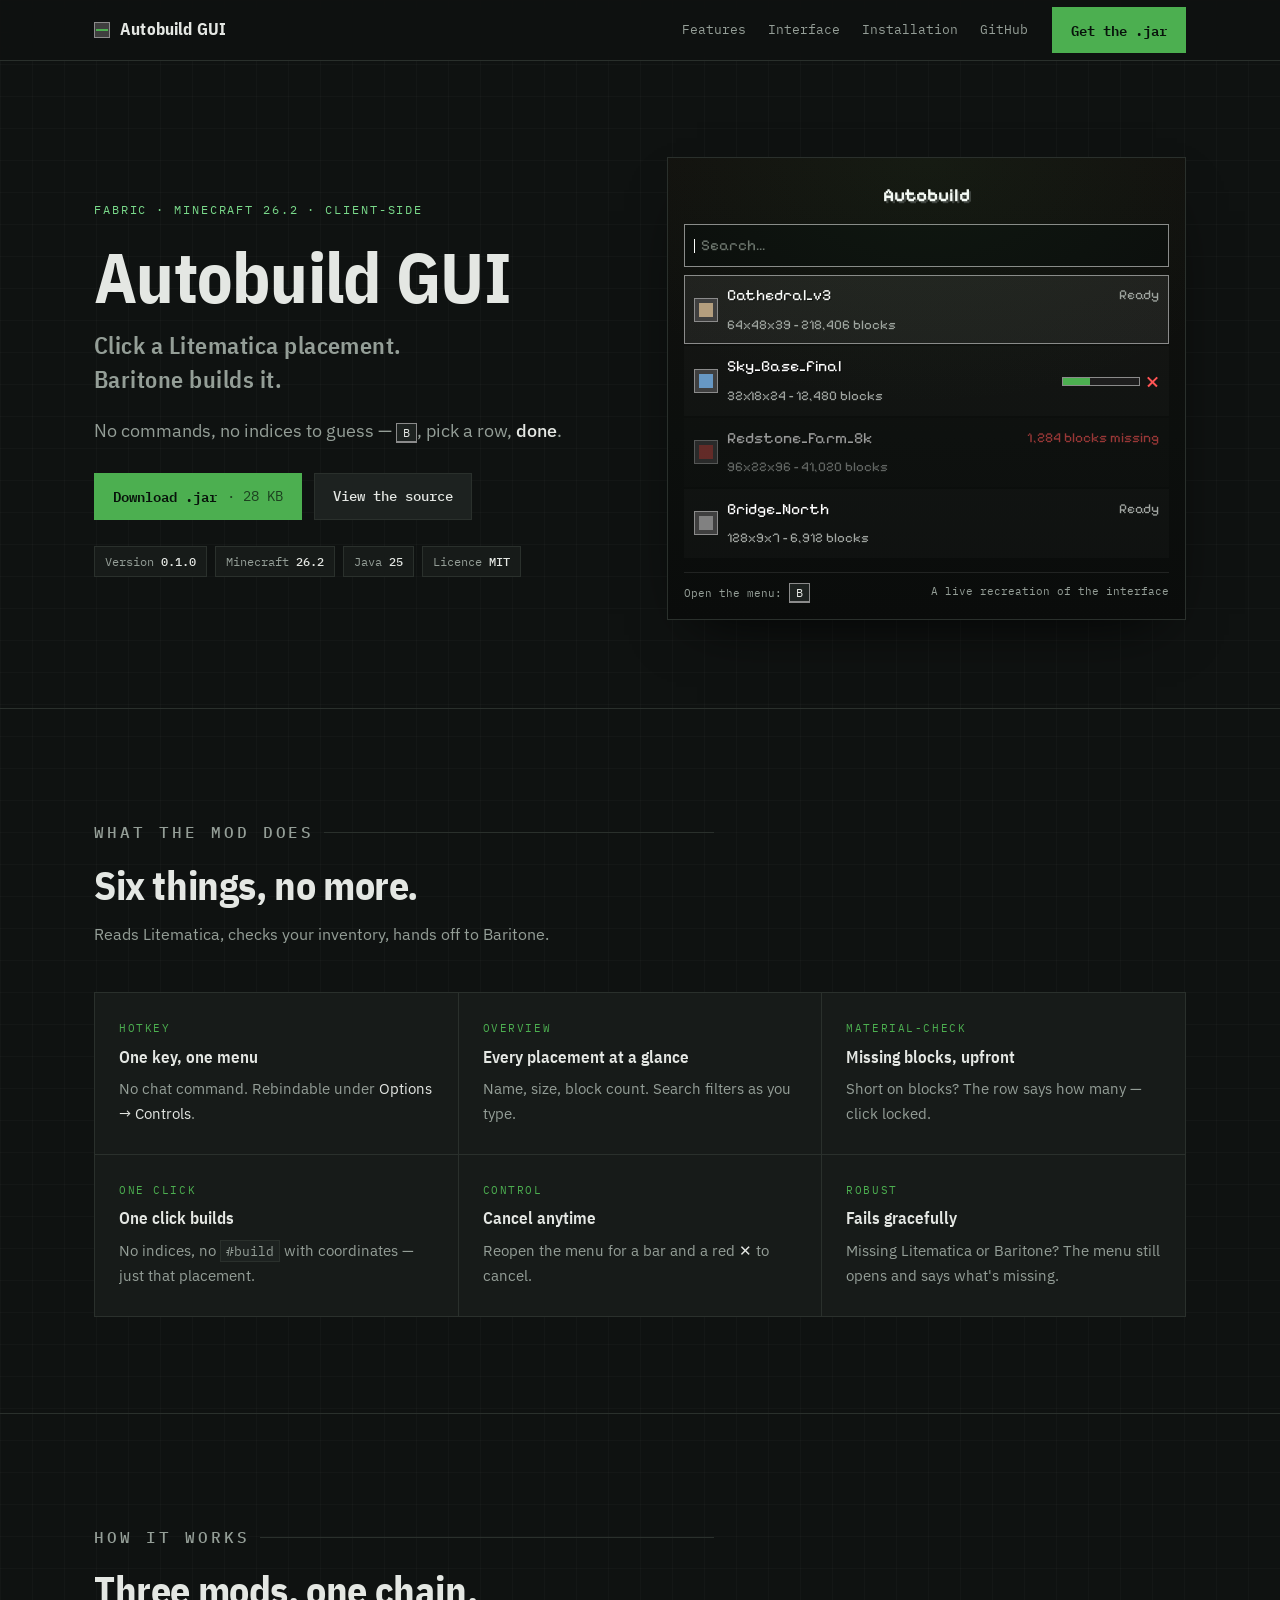
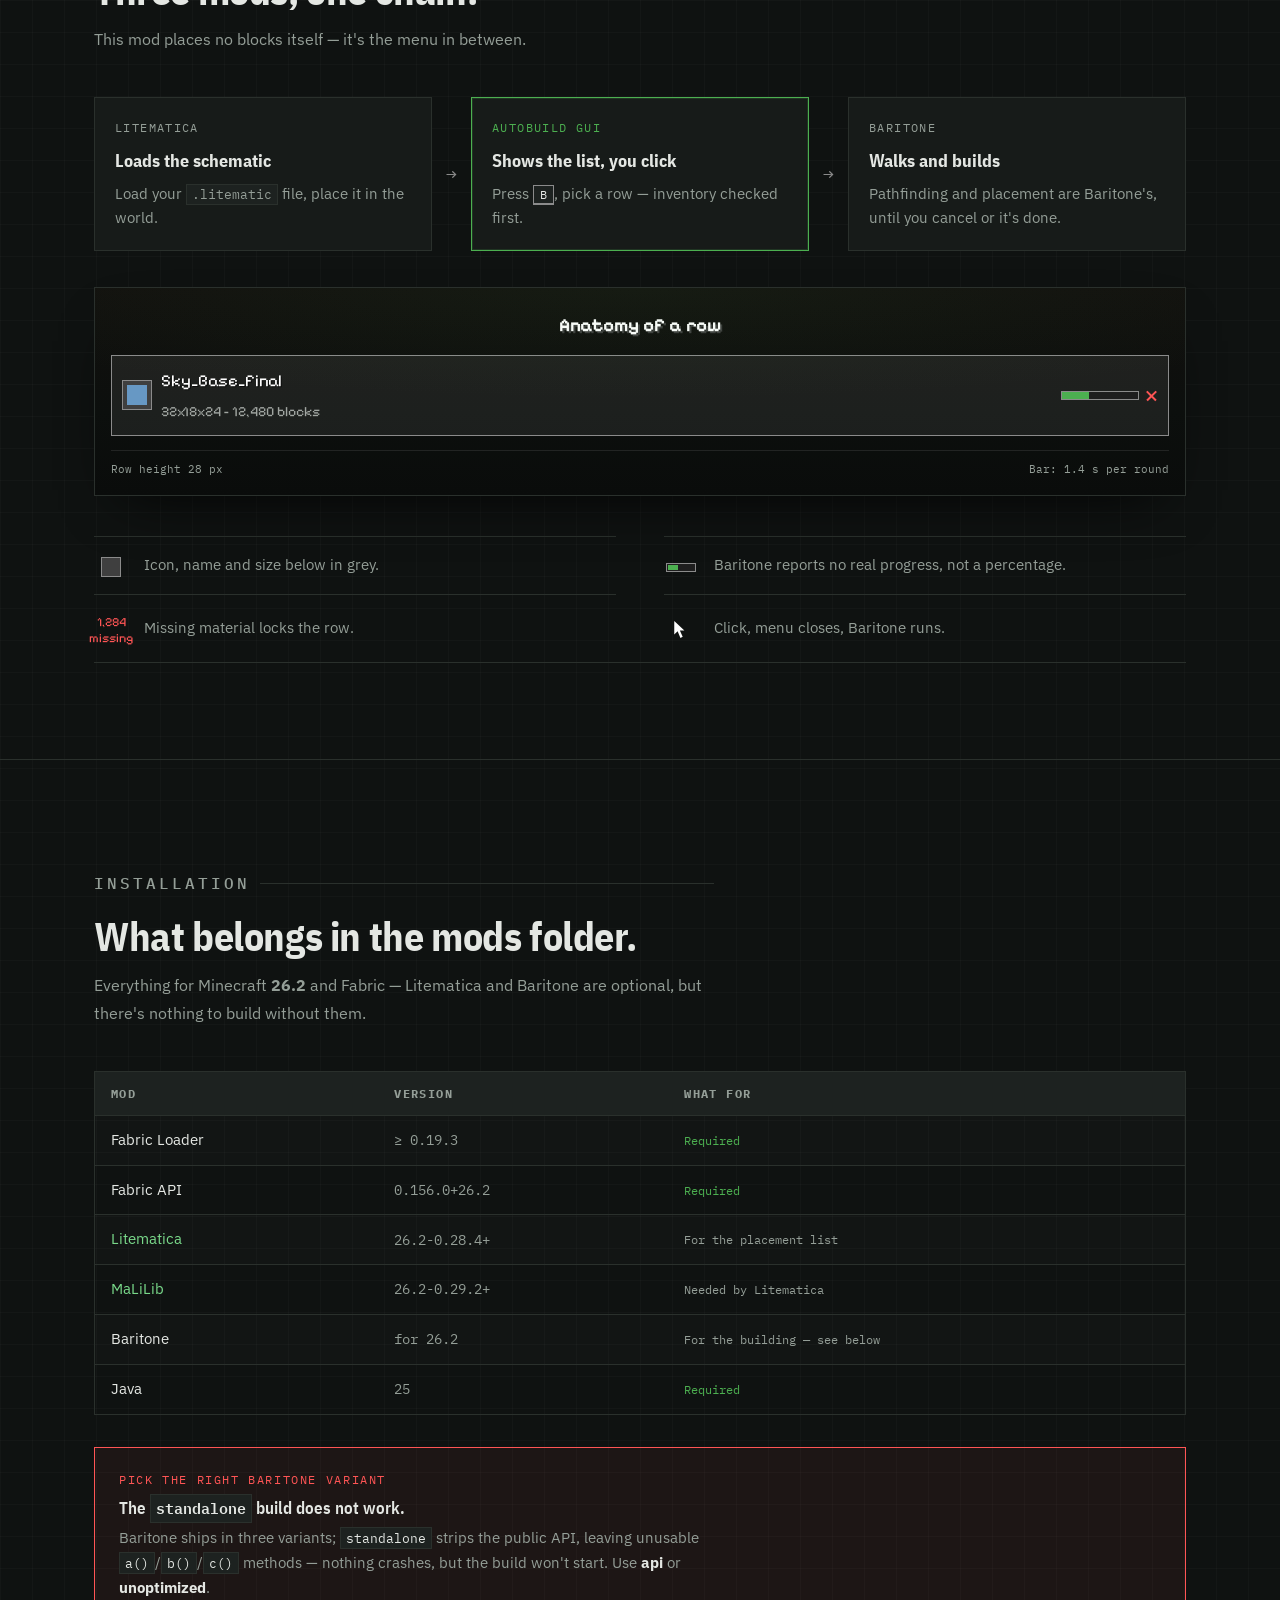
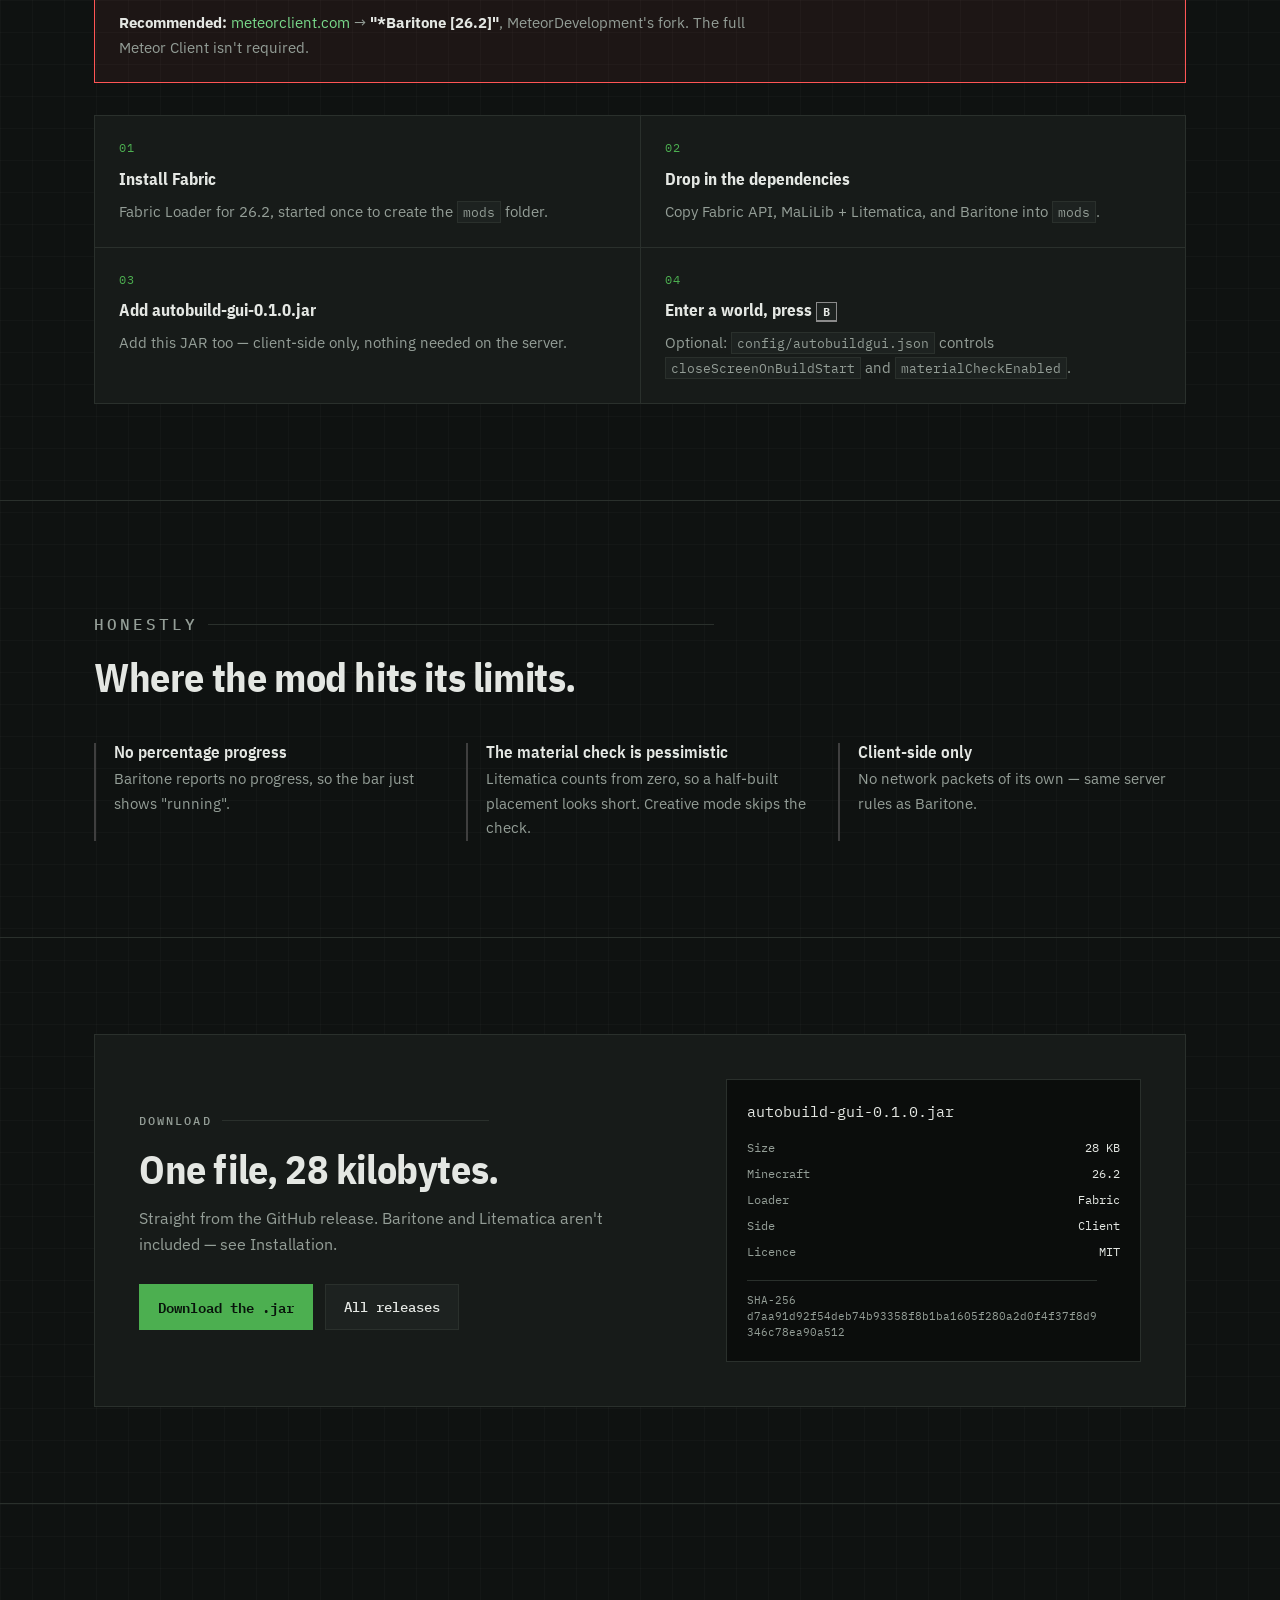
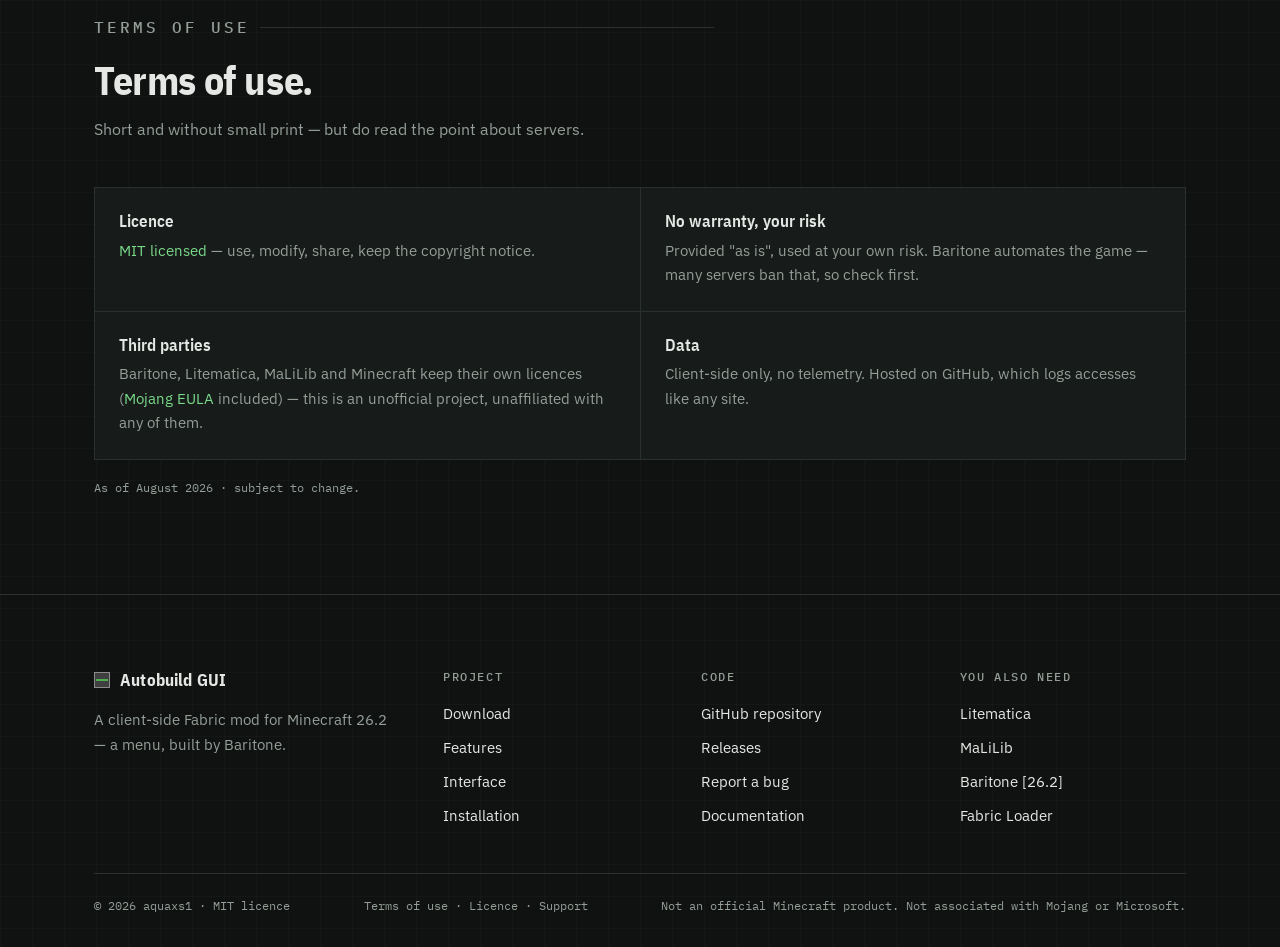
<file: docs/index.html>
<!doctype html>
<html lang="en">
<head>
<meta charset="utf-8">
<meta name="viewport" content="width=device-width, initial-scale=1">
<title>Autobuild GUI</title>
<meta name="description" content="A client-side Fabric mod for Minecraft 26.2: press the hotkey, click a Litematica placement, Baritone builds it. Download as a .jar.">
<meta property="og:title" content="Autobuild GUI">
<meta property="og:description" content="One hotkey, one list, one click — and Baritone builds the Litematica schematic you picked.">
<meta property="og:type" content="website">
<link rel="preconnect" href="https://fonts.googleapis.com">
<link rel="preconnect" href="https://fonts.gstatic.com" crossorigin>
<link rel="stylesheet" href="https://fonts.googleapis.com/css2?family=IBM+Plex+Mono:wght@400;500;600&family=IBM+Plex+Sans+Condensed:wght@600;700&family=IBM+Plex+Sans:wght@400;500&family=Pixelify+Sans:wght@400;500;700&display=swap">
<link rel="icon" href="data:image/svg+xml,%3Csvg xmlns='http://www.w3.org/2000/svg' viewBox='0 0 16 16'%3E%3Crect width='16' height='16' fill='%230F1211'/%3E%3Crect x='2' y='2' width='12' height='12' fill='%238B8B8B'/%3E%3Crect x='3' y='3' width='10' height='10' fill='%233F3F3F'/%3E%3Crect x='4' y='7' width='8' height='2' fill='%234CAF50'/%3E%3C/svg%3E">
<style>
/* ---- tokens: the colours are taken 1:1 from PlacementListWidget.java ---- */
:root{
  --void:#0F1211;
  --panel:#171B19;
  --panel-2:#1D2220;
  --sunk:#0B0D0C;
  --stone:#8B8B8B;
  --stone-dim:#3F3F3F;
  --line:#2A302C;
  --text:#E4E7E3;
  --muted:#949E97;
  --grass:#4CAF50;
  --grass-hi:#79D98A;
  --redstone:#FF5555;

  --display:"IBM Plex Sans Condensed","Helvetica Neue",Arial,sans-serif;
  --body:"IBM Plex Sans","Helvetica Neue",Arial,sans-serif;
  --mono:"IBM Plex Mono",ui-monospace,SFMono-Regular,Menlo,monospace;
  --pixel:"Pixelify Sans",ui-monospace,SFMono-Regular,Menlo,monospace;

  --wrap:1140px;
}

*{box-sizing:border-box}
html{-webkit-text-size-adjust:100%}
body{
  margin:0;
  background-color:var(--void);
  /* Blueprint grid: the schematic grid behind everything */
  background-image:
    linear-gradient(rgba(139,139,139,.045) 1px,transparent 1px),
    linear-gradient(90deg,rgba(139,139,139,.045) 1px,transparent 1px);
  background-size:32px 32px;
  color:var(--text);
  font-family:var(--body);
  font-size:16px;
  line-height:1.65;
  -webkit-font-smoothing:antialiased;
}
img{max-width:100%}
a{color:var(--grass-hi);text-decoration:none}
a:hover{text-decoration:underline;text-underline-offset:3px}
:focus-visible{outline:2px solid var(--grass);outline-offset:2px}

h1,h2,h3{font-family:var(--display);font-weight:700;line-height:1.08;text-wrap:balance;margin:0;letter-spacing:-.01em}
h1{font-size:clamp(2.6rem,7vw,4.4rem)}
h2{font-size:clamp(1.75rem,3.6vw,2.5rem)}
h3{font-size:1.05rem;font-weight:600;letter-spacing:0}
p{margin:0}

.wrap{width:100%;max-width:var(--wrap);margin-inline:auto;padding-inline:24px}

/* ---- Widget chrome: a 1px stone border over a dark fill, as in the game ---- */
.widget{border:1px solid var(--line);background:var(--panel)}

.eyebrow{
  font-family:var(--mono);font-size:.72rem;font-weight:500;
  letter-spacing:.18em;text-transform:uppercase;color:var(--muted);
  display:flex;align-items:center;gap:10px;margin-bottom:18px;
}
.eyebrow::after{content:"";flex:1;height:1px;background:var(--line)}

/* ---------------- Header ---------------- */
.topbar{
  position:sticky;top:0;z-index:40;
  background:rgba(15,18,17,.88);
  backdrop-filter:blur(8px);
  border-bottom:1px solid var(--line);
}
.topbar .wrap{display:flex;align-items:center;gap:24px;height:60px}
.brand{display:flex;align-items:center;gap:10px;font-family:var(--display);font-weight:700;font-size:1.05rem;color:var(--text);letter-spacing:.01em}
.topbar .brand{margin-right:auto}
.brand:hover{text-decoration:none}
.brand .cube{width:16px;height:16px;background:var(--stone);position:relative;flex:none}
.brand .cube::after{content:"";position:absolute;inset:1px;background:var(--stone-dim)}
.brand .cube::before{content:"";position:absolute;left:2px;right:2px;top:7px;height:2px;background:var(--grass);z-index:1}
.topnav{display:flex;gap:22px;font-family:var(--mono);font-size:.8rem}
.topnav a{color:var(--muted)}
.topnav a:hover{color:var(--text);text-decoration:none}
@media (max-width:860px){.topnav{display:none}}

/* ---------------- Buttons ---------------- */
.btn{
  display:inline-flex;align-items:center;gap:10px;
  font-family:var(--mono);font-size:.85rem;font-weight:500;
  padding:11px 18px;border:1px solid var(--line);
  background:var(--panel-2);color:var(--text);
  transition:border-color .15s ease,background .15s ease,transform .15s ease;
}
.btn:hover{text-decoration:none;border-color:var(--stone);background:#242a27}
.btn:active{transform:translateY(1px)}
.btn-primary{
  background:var(--grass);border-color:var(--grass);color:#08130B;font-weight:600;
  box-shadow:0 0 0 0 rgba(76,175,80,.45);
}
.btn-primary:hover{background:var(--grass-hi);border-color:var(--grass-hi);box-shadow:0 0 26px -6px rgba(76,175,80,.55)}
.btn-primary .sz{opacity:.7;font-weight:400}

/* ---------------- Hero ---------------- */
.hero{padding:clamp(48px,8vw,96px) 0 clamp(56px,7vw,88px);border-bottom:1px solid var(--line)}
.hero-grid{display:grid;grid-template-columns:minmax(0,1fr) minmax(0,1.02fr);gap:clamp(32px,5vw,64px);align-items:center}
@media (max-width:940px){.hero-grid{grid-template-columns:minmax(0,1fr)}}
.tagline{
  font-family:var(--mono);font-size:.74rem;letter-spacing:.16em;text-transform:uppercase;
  color:var(--grass-hi);margin-bottom:20px;
}
.hero h1{margin-bottom:20px}
.hero h1 .thin{display:block;font-weight:600;color:var(--muted);font-size:.34em;letter-spacing:.02em;margin-top:14px;line-height:1.4;max-width:34ch}
.lede{font-size:1.1rem;color:var(--muted);max-width:52ch;margin-bottom:28px}
.lede strong{color:var(--text);font-weight:500}
.cta-row{display:flex;flex-wrap:wrap;gap:12px;margin-bottom:26px}
.specs{display:flex;flex-wrap:wrap;gap:8px}
.chip{
  font-family:var(--mono);font-size:.72rem;color:var(--muted);
  border:1px solid var(--line);padding:5px 10px;background:var(--panel);
}
.chip b{color:var(--text);font-weight:500}

/* ---------------- The menu recreation ---------------- */
.screen{
  border:1px solid var(--line);
  font-variant-ligatures:none;font-feature-settings:"liga" 0,"clig" 0;
  background:linear-gradient(180deg,#12100E 0%,#0C0F0D 60%,#0A0C0B 100%);
  padding:16px;position:relative;
  box-shadow:0 24px 60px -30px #000;
}
.screen::before{
  content:"";position:absolute;inset:0;pointer-events:none;
  background:radial-gradient(120% 90% at 50% 0%,rgba(76,175,80,.07),transparent 60%);
}
.screen-title{
  font-family:var(--pixel);font-size:1.15rem;font-weight:700;text-align:center;
  color:#fff;text-shadow:2px 2px 0 #3F3F3F;margin:6px 0 14px;
}
.mc-input{
  border:1px solid var(--stone);background:var(--sunk);
  padding:8px 9px;margin-bottom:8px;
  font-family:var(--pixel);font-size:.95rem;color:#6E756F;
  display:flex;align-items:center;gap:2px;
}
.mc-input .caret{width:1px;height:.9em;background:#fff;margin-right:4px;animation:blink 1.06s steps(1,end) infinite}
@keyframes blink{0%,49%{opacity:1}50%,100%{opacity:0}}

.rows{display:flex;flex-direction:column;gap:2px}
.row{
  display:flex;align-items:center;gap:9px;
  padding:7px 9px;border:1px solid transparent;background:rgba(255,255,255,.02);
}
.row.hover{background:rgba(255,255,255,.07);border-color:var(--stone)}
.row.blocked{opacity:.58}
.row .icon{width:24px;height:24px;flex:none;background:var(--stone);position:relative}
.row .icon::after{content:"";position:absolute;inset:1px;background:var(--stone-dim)}
.row .icon i{position:absolute;inset:5px;z-index:1;display:block;background:currentColor;opacity:.85}
.row .meta{min-width:0;flex:1;display:flex;flex-direction:column}
.row .name{font-family:var(--pixel);font-size:.98rem;color:#fff;white-space:nowrap;overflow:hidden;text-overflow:ellipsis;text-shadow:1px 1px 0 rgba(0,0,0,.6)}
.row .sub{font-family:var(--pixel);font-size:.84rem;color:#A0A5A1;margin-top:5px;white-space:nowrap;overflow:hidden;text-overflow:ellipsis}
.row .status{font-family:var(--pixel);font-size:.86rem;color:#A0A5A1;flex:none;align-self:flex-start;margin-top:1px}
.row .status.miss{color:var(--redstone)}
.running{display:flex;align-items:center;gap:6px;flex:none}
.bar{width:78px;height:9px;border:1px solid var(--stone);background:#1E1E1E;overflow:hidden;position:relative}
.bar span{position:absolute;top:0;bottom:0;width:35%;background:var(--grass);animation:sweep 1.4s linear infinite}
@keyframes sweep{from{left:-35%}to{left:100%}}
.x{width:13px;height:13px;position:relative;flex:none}
.x::before,.x::after{content:"";position:absolute;left:0;top:6px;width:13px;height:1.6px;background:var(--redstone)}
.x::before{transform:rotate(45deg)}
.x::after{transform:rotate(-45deg)}
.screen-foot{
  display:flex;justify-content:space-between;gap:12px;
  font-family:var(--mono);font-size:.68rem;color:var(--muted);
  margin-top:14px;padding-top:10px;border-top:1px solid rgba(139,139,139,.18);
}
kbd{
  font-family:var(--mono);font-size:.72rem;color:var(--text);
  border:1px solid var(--stone);border-bottom-width:2px;background:var(--panel-2);
  padding:1px 6px;
}
@media (prefers-reduced-motion:reduce){
  .bar span{animation:none;left:32%}
  .mc-input .caret{animation:none}
}

/* ---------------- Sections ---------------- */
section{padding:clamp(56px,8vw,96px) 0;border-bottom:1px solid var(--line)}
.sec-head{max-width:62ch;margin-bottom:44px}
.sec-head p{color:var(--muted);margin-top:14px;font-size:1.03rem}

.features{display:grid;grid-template-columns:repeat(3,minmax(0,1fr));gap:1px;background:var(--line);border:1px solid var(--line)}
@media (max-width:900px){.features{grid-template-columns:repeat(2,minmax(0,1fr))}}
@media (max-width:600px){.features{grid-template-columns:minmax(0,1fr)}}
.feature{background:var(--panel);padding:26px 24px 28px;display:flex;flex-direction:column;gap:10px}
.feature .tag{font-family:var(--mono);font-size:.7rem;letter-spacing:.14em;text-transform:uppercase;color:var(--grass)}
.feature p{color:var(--muted);font-size:.95rem}
.feature p em{font-style:normal;color:var(--text)}

/* Pipeline */
.pipe{display:grid;grid-template-columns:1fr auto 1fr auto 1fr;gap:14px;align-items:stretch;margin-bottom:36px}
@media (max-width:820px){.pipe{grid-template-columns:minmax(0,1fr);gap:10px}.pipe .arrow{transform:rotate(90deg);justify-self:start;margin-left:24px}}
.step{border:1px solid var(--line);background:var(--panel);padding:20px}
.step .who{font-family:var(--mono);font-size:.72rem;letter-spacing:.12em;text-transform:uppercase;color:var(--muted);margin-bottom:8px}
.step.self{border-color:var(--grass);box-shadow:inset 0 0 0 1px rgba(76,175,80,.18)}
.step.self .who{color:var(--grass)}
.step b{font-family:var(--display);font-size:1.15rem;font-weight:700;display:block;margin-bottom:6px}
.step p{color:var(--muted);font-size:.92rem}
.arrow{display:flex;align-items:center;color:var(--stone);font-family:var(--mono);font-size:1.1rem}

.anatomy{display:flex;flex-direction:column;gap:clamp(24px,4vw,40px)}
.legend{list-style:none;margin:0;padding:0;display:grid;grid-template-columns:repeat(2,minmax(0,1fr));column-gap:clamp(24px,4vw,48px);border-bottom:1px solid var(--line)}
@media (max-width:760px){.legend{grid-template-columns:minmax(0,1fr)}}
.legend li{display:flex;gap:16px;padding:16px 0;border-top:1px solid var(--line)}
.legend .swatch{width:34px;flex:none;display:flex;align-items:center;justify-content:center;padding-top:3px}
.legend li{align-items:center}
.legend p{color:var(--muted);font-size:.92rem}
.sw-icon{width:20px;height:20px;background:var(--stone);position:relative}
.sw-icon::after{content:"";position:absolute;inset:1px;background:var(--stone-dim)}
.sw-bar{width:30px;height:9px;border:1px solid var(--stone);background:#1E1E1E;position:relative;overflow:hidden}
.sw-bar::after{content:"";position:absolute;inset:1px;right:60%;background:var(--grass)}
.sw-text{font-family:var(--pixel);font-variant-ligatures:none;font-size:.78rem;color:var(--redstone);text-align:center;line-height:1.3}
.sw-cursor{width:14px;height:18px;fill:#fff}

/* Table */
.table-scroll{overflow-x:auto;border:1px solid var(--line)}
table{border-collapse:collapse;width:100%;min-width:520px;font-size:.94rem}
th,td{text-align:left;padding:12px 16px;border-bottom:1px solid var(--line)}
thead th{font-family:var(--mono);font-size:.72rem;letter-spacing:.12em;text-transform:uppercase;color:var(--muted);background:var(--panel-2)}
tbody tr:last-child td{border-bottom:none}
tbody tr:nth-child(odd){background:rgba(255,255,255,.012)}
td.v{font-family:var(--mono);font-size:.85rem;color:var(--muted);white-space:nowrap}
td .req{font-family:var(--mono);font-size:.75rem;color:var(--grass)}
td .opt{font-family:var(--mono);font-size:.75rem;color:var(--muted)}

/* Warning */
.warn{border:1px solid var(--redstone);background:rgba(255,85,85,.06);padding:22px 24px;margin:32px 0}
.warn .lbl{font-family:var(--mono);font-size:.72rem;letter-spacing:.14em;text-transform:uppercase;color:var(--redstone);margin-bottom:10px}
.warn h3{margin-bottom:8px}
.warn p{color:var(--muted);font-size:.95rem;max-width:70ch}
.warn p + p{margin-top:10px}
.warn code,.warn strong{color:var(--text)}
code{font-family:var(--mono);font-size:.88em;background:var(--panel-2);border:1px solid var(--line);padding:1px 5px}

/* Steps */
.steps{counter-reset:s;list-style:none;margin:32px 0 0;padding:0;display:grid;grid-template-columns:repeat(2,minmax(0,1fr));gap:1px;background:var(--line);border:1px solid var(--line)}
@media (max-width:700px){.steps{grid-template-columns:minmax(0,1fr)}}
.steps li{counter-increment:s;background:var(--panel);padding:22px 24px}
.steps li::before{content:counter(s,decimal-leading-zero);font-family:var(--mono);font-size:.75rem;color:var(--grass);display:block;margin-bottom:8px;letter-spacing:.1em}
.steps li p{color:var(--muted);font-size:.94rem;margin-top:6px}
.steps li b{font-family:var(--display);font-size:1.05rem}

.notes{list-style:none;margin:0;padding:0;display:grid;grid-template-columns:repeat(3,minmax(0,1fr));gap:24px}
@media (max-width:820px){.notes{grid-template-columns:minmax(0,1fr);gap:20px}}
.notes li{border-left:2px solid var(--stone-dim);padding-left:18px}
.notes h3{margin-bottom:6px}
.notes p{color:var(--muted);font-size:.93rem}

/* Download */
.download{background:var(--panel);border:1px solid var(--line);padding:clamp(28px,4vw,44px);display:grid;grid-template-columns:minmax(0,1.3fr) minmax(0,1fr);gap:clamp(24px,4vw,48px);align-items:center}
@media (max-width:820px){.download{grid-template-columns:minmax(0,1fr)}}
.download h2{margin-bottom:14px}
.download > div > p{color:var(--muted);max-width:50ch}
.file{border:1px solid var(--line);background:var(--sunk);padding:20px}
.file .fname{font-family:var(--mono);font-size:.92rem;color:var(--text);word-break:break-all;margin-bottom:14px}
.file dl{margin:0 0 18px;display:grid;grid-template-columns:auto 1fr;gap:6px 16px;font-family:var(--mono);font-size:.76rem}
.file dt{color:var(--muted)}
.file dd{margin:0;color:var(--text);text-align:right}
.file .hash{font-family:var(--mono);font-size:.66rem;color:var(--muted);word-break:break-all;line-height:1.5;border-top:1px solid var(--line);padding-top:12px;margin-top:14px}

/* Terms of use */
.terms{display:grid;grid-template-columns:repeat(2,minmax(0,1fr));gap:1px;background:var(--line);border:1px solid var(--line)}
@media (max-width:760px){.terms{grid-template-columns:minmax(0,1fr)}}
.terms > div{background:var(--panel);padding:24px}
.terms h3{margin-bottom:8px}
.terms p{color:var(--muted);font-size:.92rem}
.terms p + p{margin-top:8px}
.stamp{font-family:var(--mono);font-size:.74rem;color:var(--muted);margin-top:18px}

/* Footer */
footer{padding:clamp(48px,6vw,72px) 0 32px}
.fgrid{display:grid;grid-template-columns:1.4fr repeat(3,1fr);gap:32px}
@media (max-width:860px){.fgrid{grid-template-columns:repeat(2,minmax(0,1fr))}}
@media (max-width:520px){.fgrid{grid-template-columns:minmax(0,1fr)}}
.fgrid h4{font-family:var(--mono);font-size:.72rem;letter-spacing:.14em;text-transform:uppercase;color:var(--muted);margin:0 0 16px;font-weight:500}
.fgrid ul{list-style:none;margin:0;padding:0;display:flex;flex-direction:column;gap:10px;font-size:.92rem}
.fgrid ul a{color:var(--text)}
.fgrid ul a:hover{color:var(--grass-hi)}
.fabout p{color:var(--muted);font-size:.92rem;max-width:34ch;margin-top:14px}
.fbottom{margin-top:44px;padding-top:22px;border-top:1px solid var(--line);display:flex;flex-wrap:wrap;gap:12px 24px;justify-content:space-between;font-family:var(--mono);font-size:.74rem;color:var(--muted)}
.fbottom a{color:var(--muted)}
.skip{position:absolute;left:-9999px}
.skip:focus{left:16px;top:12px;z-index:60;background:var(--grass);color:#08130B;padding:8px 14px}
</style>
</head>
<body>
<a class="skip" href="#main">Skip to content</a>

<header class="topbar">
  <div class="wrap">
    <a class="brand" href="#top"><span class="cube"></span>Autobuild GUI</a>
    <nav class="topnav">
      <a href="#features">Features</a>
      <a href="#interface">Interface</a>
      <a href="#installation">Installation</a>
      <a href="https://github.com/aquaxs1/Autobuild-GUI">GitHub</a>
    </nav>
    <a class="btn btn-primary" href="https://github.com/aquaxs1/Autobuild-GUI/releases/download/v0.1.0/autobuild-gui-0.1.0.jar">Get the .jar</a>
  </div>
</header>

<main id="main">
<div id="top"></div>

<!-- ============ HERO ============ -->
<div class="hero">
  <div class="wrap hero-grid">
    <div>
      <p class="tagline">Fabric · Minecraft 26.2 · Client-side</p>
      <h1>Autobuild&nbsp;GUI
        <span class="thin">Click a Litematica placement. Baritone builds it.</span>
      </h1>
      <p class="lede">No commands, no indices to guess — <kbd>B</kbd>, pick a row, <strong>done</strong>.</p>
      <div class="cta-row">
        <a class="btn btn-primary" href="https://github.com/aquaxs1/Autobuild-GUI/releases/download/v0.1.0/autobuild-gui-0.1.0.jar">Download .jar <span class="sz">· 28&nbsp;KB</span></a>
        <a class="btn" href="https://github.com/aquaxs1/Autobuild-GUI">View the source</a>
      </div>
      <div class="specs">
        <span class="chip">Version <b>0.1.0</b></span>
        <span class="chip">Minecraft <b>26.2</b></span>
        <span class="chip">Java <b>25</b></span>
        <span class="chip">Licence <b>MIT</b></span>
      </div>
    </div>

    <!-- A recreation of the menu, the way the mod draws it -->
    <div class="screen" role="img" aria-label="A recreation of the Autobuild menu: a search box and four placement rows. Cathedral_v3 is ready, Sky_Base_final is being built and shows a running bar with a cancel cross, Redstone_Farm_8k is locked because 1284 blocks are missing, Bridge_North is ready.">
      <p class="screen-title">Autobuild</p>
      <div class="mc-input"><span class="caret"></span>Search...</div>
      <div class="rows">
        <div class="row hover">
          <span class="icon" style="color:#C9B08A"><i></i></span>
          <span class="meta">
            <span class="name">Cathedral_v3</span>
            <span class="sub">64x48x39 - 218,406 blocks</span>
          </span>
          <span class="status">Ready</span>
        </div>
        <div class="row">
          <span class="icon" style="color:#6FA8DC"><i></i></span>
          <span class="meta">
            <span class="name">Sky_Base_final</span>
            <span class="sub">32x18x24 - 12,480 blocks</span>
          </span>
          <span class="running"><span class="bar"><span></span></span><span class="x"></span></span>
        </div>
        <div class="row blocked">
          <span class="icon" style="color:#B4413C"><i></i></span>
          <span class="meta">
            <span class="name">Redstone_Farm_8k</span>
            <span class="sub">96x22x96 - 41,020 blocks</span>
          </span>
          <span class="status miss">1,284 blocks missing</span>
        </div>
        <div class="row">
          <span class="icon" style="color:#8E8E8E"><i></i></span>
          <span class="meta">
            <span class="name">Bridge_North</span>
            <span class="sub">128x9x7 - 6,912 blocks</span>
          </span>
          <span class="status">Ready</span>
        </div>
      </div>
      <div class="screen-foot">
        <span>Open the menu: <kbd>B</kbd></span>
        <span>A live recreation of the interface</span>
      </div>
    </div>
  </div>
</div>

<!-- ============ FEATURES ============ -->
<section id="features">
  <div class="wrap">
    <div class="sec-head">
      <p class="eyebrow">What the mod does</p>
      <h2>Six things, no more.</h2>
      <p>Reads Litematica, checks your inventory, hands off to Baritone.</p>
    </div>

    <div class="features">
      <div class="feature">
        <span class="tag">Hotkey</span>
        <h3>One key, one menu</h3>
        <p>No chat command. Rebindable under <em>Options → Controls</em>.</p>
      </div>
      <div class="feature">
        <span class="tag">Overview</span>
        <h3>Every placement at a glance</h3>
        <p>Name, size, block count. Search filters as you type.</p>
      </div>
      <div class="feature">
        <span class="tag">Material-Check</span>
        <h3>Missing blocks, upfront</h3>
        <p>Short on blocks? The row says how many — click locked.</p>
      </div>
      <div class="feature">
        <span class="tag">One click</span>
        <h3>One click builds</h3>
        <p>No indices, no <code>#build</code> with coordinates — just that placement.</p>
      </div>
      <div class="feature">
        <span class="tag">Control</span>
        <h3>Cancel anytime</h3>
        <p>Reopen the menu for a bar and a red <em>✕</em> to cancel.</p>
      </div>
      <div class="feature">
        <span class="tag">Robust</span>
        <h3>Fails gracefully</h3>
        <p>Missing Litematica or Baritone? The menu still opens and says what's missing.</p>
      </div>
    </div>
  </div>
</section>

<!-- ============ INTERFACE ============ -->
<section id="interface">
  <div class="wrap">
    <div class="sec-head">
      <p class="eyebrow">How it works</p>
      <h2>Three mods, one chain.</h2>
      <p>This mod places no blocks itself — it's the menu in between.</p>
    </div>

    <div class="pipe">
      <div class="step">
        <p class="who">Litematica</p>
        <b>Loads the schematic</b>
        <p>Load your <code>.litematic</code> file, place it in the world.</p>
      </div>
      <div class="arrow" aria-hidden="true">→</div>
      <div class="step self">
        <p class="who">Autobuild GUI</p>
        <b>Shows the list, you click</b>
        <p>Press <kbd>B</kbd>, pick a row — inventory checked first.</p>
      </div>
      <div class="arrow" aria-hidden="true">→</div>
      <div class="step">
        <p class="who">Baritone</p>
        <b>Walks and builds</b>
        <p>Pathfinding and placement are Baritone's, until you cancel or it's done.</p>
      </div>
    </div>

    <div class="anatomy">
      <div class="screen">
        <p class="screen-title">Anatomy of a row</p>
        <div class="rows">
          <div class="row hover" style="padding:12px 10px">
            <span class="icon" style="color:#6FA8DC;width:30px;height:30px"><i></i></span>
            <span class="meta">
              <span class="name" style="font-size:1.05rem">Sky_Base_final</span>
              <span class="sub" style="font-size:.88rem">32x18x24 - 12,480 blocks</span>
            </span>
            <span class="running"><span class="bar"><span></span></span><span class="x"></span></span>
          </div>
        </div>
        <div class="screen-foot"><span>Row height 28&nbsp;px</span><span>Bar: 1.4&nbsp;s per round</span></div>
      </div>

      <ul class="legend">
        <li>
          <span class="swatch"><span class="sw-icon"></span></span>
          <div>
            <p>Icon, name and size below in grey.</p>
          </div>
        </li>
        <li>
          <span class="swatch"><span class="sw-bar"></span></span>
          <div>
            <p>Baritone reports no real progress, not a percentage.</p>
          </div>
        </li>
        <li>
          <span class="swatch"><span class="sw-text">1,284<br>missing</span></span>
          <div>
            <p>Missing material locks the row.</p>
          </div>
        </li>
        <li>
          <span class="swatch"><svg class="sw-cursor" viewBox="0 0 12 16" aria-hidden="true"><path d="M0 0 L0 12 L3 9 L5.5 15 L7.5 14 L5 8.5 L9 8.5 Z"/></svg></span>
          <div>
            <p>Click, menu closes, Baritone runs.</p>
          </div>
        </li>
      </ul>
    </div>
  </div>
</section>

<!-- ============ INSTALLATION ============ -->
<section id="installation">
  <div class="wrap">
    <div class="sec-head">
      <p class="eyebrow">Installation</p>
      <h2>What belongs in the mods folder.</h2>
      <p>Everything for Minecraft <strong>26.2</strong> and Fabric — Litematica and Baritone are optional, but there's nothing to build without them.</p>
    </div>

    <div class="table-scroll">
      <table>
        <thead>
          <tr><th scope="col">Mod</th><th scope="col">Version</th><th scope="col">What for</th></tr>
        </thead>
        <tbody>
          <tr><td>Fabric Loader</td><td class="v">≥ 0.19.3</td><td><span class="req">Required</span></td></tr>
          <tr><td>Fabric API</td><td class="v">0.156.0+26.2</td><td><span class="req">Required</span></td></tr>
          <tr><td><a href="https://www.curseforge.com/minecraft/mc-mods/litematica">Litematica</a></td><td class="v">26.2-0.28.4+</td><td><span class="opt">For the placement list</span></td></tr>
          <tr><td><a href="https://www.curseforge.com/minecraft/mc-mods/malilib">MaLiLib</a></td><td class="v">26.2-0.29.2+</td><td><span class="opt">Needed by Litematica</span></td></tr>
          <tr><td>Baritone</td><td class="v">for 26.2</td><td><span class="opt">For the building — see below</span></td></tr>
          <tr><td>Java</td><td class="v">25</td><td><span class="req">Required</span></td></tr>
        </tbody>
      </table>
    </div>

    <div class="warn">
      <p class="lbl">Pick the right Baritone variant</p>
      <h3>The <code>standalone</code> build does not work.</h3>
      <p>Baritone ships in three variants; <code>standalone</code> strips the public API, leaving unusable <code>a()</code>/<code>b()</code>/<code>c()</code> methods — nothing crashes, but the build won't start. Use <strong>api</strong> or <strong>unoptimized</strong>.</p>
      <p><strong>Recommended:</strong> <a href="https://meteorclient.com">meteorclient.com</a> → <strong>"*Baritone [26.2]"</strong>, MeteorDevelopment's fork. The full Meteor Client isn't required.</p>
    </div>

    <ol class="steps">
      <li><b>Install Fabric</b><p>Fabric Loader for 26.2, started once to create the <code>mods</code> folder.</p></li>
      <li><b>Drop in the dependencies</b><p>Copy Fabric API, MaLiLib + Litematica, and Baritone into <code>mods</code>.</p></li>
      <li><b>Add autobuild-gui-0.1.0.jar</b><p>Add this JAR too — client-side only, nothing needed on the server.</p></li>
      <li><b>Enter a world, press <kbd>B</kbd></b><p>Optional: <code>config/autobuildgui.json</code> controls <code>closeScreenOnBuildStart</code> and <code>materialCheckEnabled</code>.</p></li>
    </ol>
  </div>
</section>

<!-- ============ LIMITS ============ -->
<section id="limits">
  <div class="wrap">
    <div class="sec-head">
      <p class="eyebrow">Honestly</p>
      <h2>Where the mod hits its limits.</h2>
    </div>
    <ul class="notes">
      <li>
        <h3>No percentage progress</h3>
        <p>Baritone reports no progress, so the bar just shows "running".</p>
      </li>
      <li>
        <h3>The material check is pessimistic</h3>
        <p>Litematica counts from zero, so a half-built placement looks short. Creative mode skips the check.</p>
      </li>
      <li>
        <h3>Client-side only</h3>
        <p>No network packets of its own — same server rules as Baritone.</p>
      </li>
    </ul>
  </div>
</section>

<!-- ============ DOWNLOAD ============ -->
<section id="download">
  <div class="wrap">
    <div class="download">
      <div>
        <p class="eyebrow">Download</p>
        <h2>One file, 28&nbsp;kilobytes.</h2>
        <p>Straight from the GitHub release. Baritone and Litematica aren't included — see Installation.</p>
        <div class="cta-row" style="margin:26px 0 0">
          <a class="btn btn-primary" href="https://github.com/aquaxs1/Autobuild-GUI/releases/download/v0.1.0/autobuild-gui-0.1.0.jar">Download the .jar</a>
          <a class="btn" href="https://github.com/aquaxs1/Autobuild-GUI/releases">All releases</a>
        </div>
      </div>
      <div class="file">
        <p class="fname">autobuild-gui-0.1.0.jar</p>
        <dl>
          <dt>Size</dt><dd>28 KB</dd>
          <dt>Minecraft</dt><dd>26.2</dd>
          <dt>Loader</dt><dd>Fabric</dd>
          <dt>Side</dt><dd>Client</dd>
          <dt>Licence</dt><dd>MIT</dd>
        </dl>
        <p class="hash">SHA-256<br>d7aa91d92f54deb74b93358f8b1ba1605f280a2d0f4f37f8d9346c78ea90a512</p>
      </div>
    </div>
  </div>
</section>

<!-- ============ TERMS OF USE ============ -->
<section id="terms">
  <div class="wrap">
    <div class="sec-head">
      <p class="eyebrow">Terms of Use</p>
      <h2>Terms of use.</h2>
      <p>Short and without small print — but do read the point about servers.</p>
    </div>

    <div class="terms">
      <div>
        <h3>Licence</h3>
        <p><a href="https://github.com/aquaxs1/Autobuild-GUI/blob/main/LICENSE">MIT licensed</a> — use, modify, share, keep the copyright notice.</p>
      </div>
      <div>
        <h3>No warranty, your risk</h3>
        <p>Provided "as is", used at your own risk. Baritone automates the game — many servers ban that, so check first.</p>
      </div>
      <div>
        <h3>Third parties</h3>
        <p>Baritone, Litematica, MaLiLib and Minecraft keep their own licences (<a href="https://www.minecraft.net/eula">Mojang EULA</a> included) — this is an unofficial project, unaffiliated with any of them.</p>
      </div>
      <div>
        <h3>Data</h3>
        <p>Client-side only, no telemetry. Hosted on GitHub, which logs accesses like any site.</p>
      </div>
    </div>
    <p class="stamp">As of August 2026 · subject to change.</p>
  </div>
</section>
</main>

<!-- ============ FOOTER ============ -->
<footer>
  <div class="wrap">
    <div class="fgrid">
      <div class="fabout">
        <a class="brand" href="#top"><span class="cube"></span>Autobuild GUI</a>
        <p>A client-side Fabric mod for Minecraft 26.2 — a menu, built by Baritone.</p>
      </div>
      <div>
        <h4>Project</h4>
        <ul>
          <li><a href="#download">Download</a></li>
          <li><a href="#features">Features</a></li>
          <li><a href="#interface">Interface</a></li>
          <li><a href="#installation">Installation</a></li>
        </ul>
      </div>
      <div>
        <h4>Code</h4>
        <ul>
          <li><a href="https://github.com/aquaxs1/Autobuild-GUI">GitHub repository</a></li>
          <li><a href="https://github.com/aquaxs1/Autobuild-GUI/releases">Releases</a></li>
          <li><a href="https://github.com/aquaxs1/Autobuild-GUI/issues">Report a bug</a></li>
          <li><a href="https://github.com/aquaxs1/Autobuild-GUI/blob/main/README.md">Documentation</a></li>
        </ul>
      </div>
      <div>
        <h4>You also need</h4>
        <ul>
          <li><a href="https://www.curseforge.com/minecraft/mc-mods/litematica">Litematica</a></li>
          <li><a href="https://www.curseforge.com/minecraft/mc-mods/malilib">MaLiLib</a></li>
          <li><a href="https://meteorclient.com">Baritone [26.2]</a></li>
          <li><a href="https://fabricmc.net/use/installer/">Fabric Loader</a></li>
        </ul>
      </div>
    </div>
    <div class="fbottom">
      <span>© 2026 aquaxs1 · MIT licence</span>
      <span><a href="#terms">Terms of use</a> · <a href="https://github.com/aquaxs1/Autobuild-GUI/blob/main/LICENSE">Licence</a> · <a href="https://github.com/aquaxs1/Autobuild-GUI/issues">Support</a></span>
      <span>Not an official Minecraft product. Not associated with Mojang or Microsoft.</span>
    </div>
  </div>
</footer>
</body>
</html>
</file>
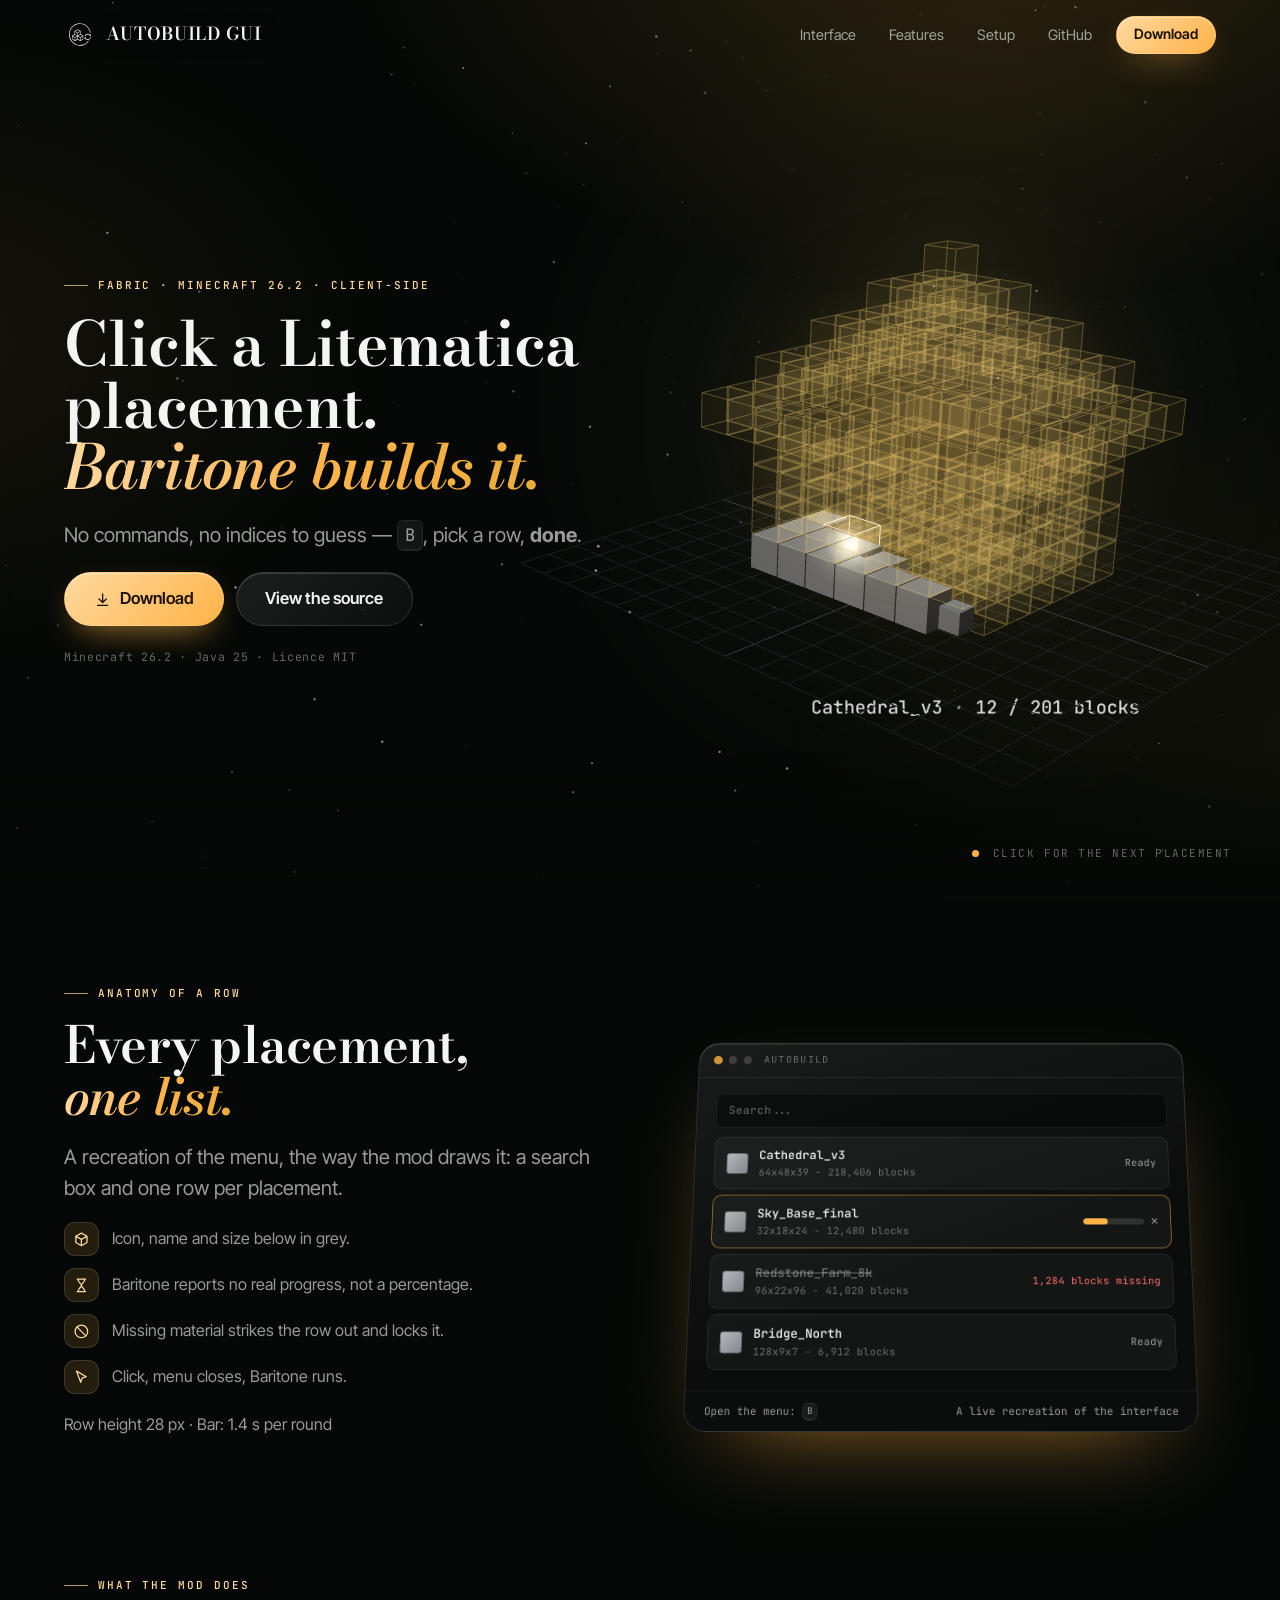
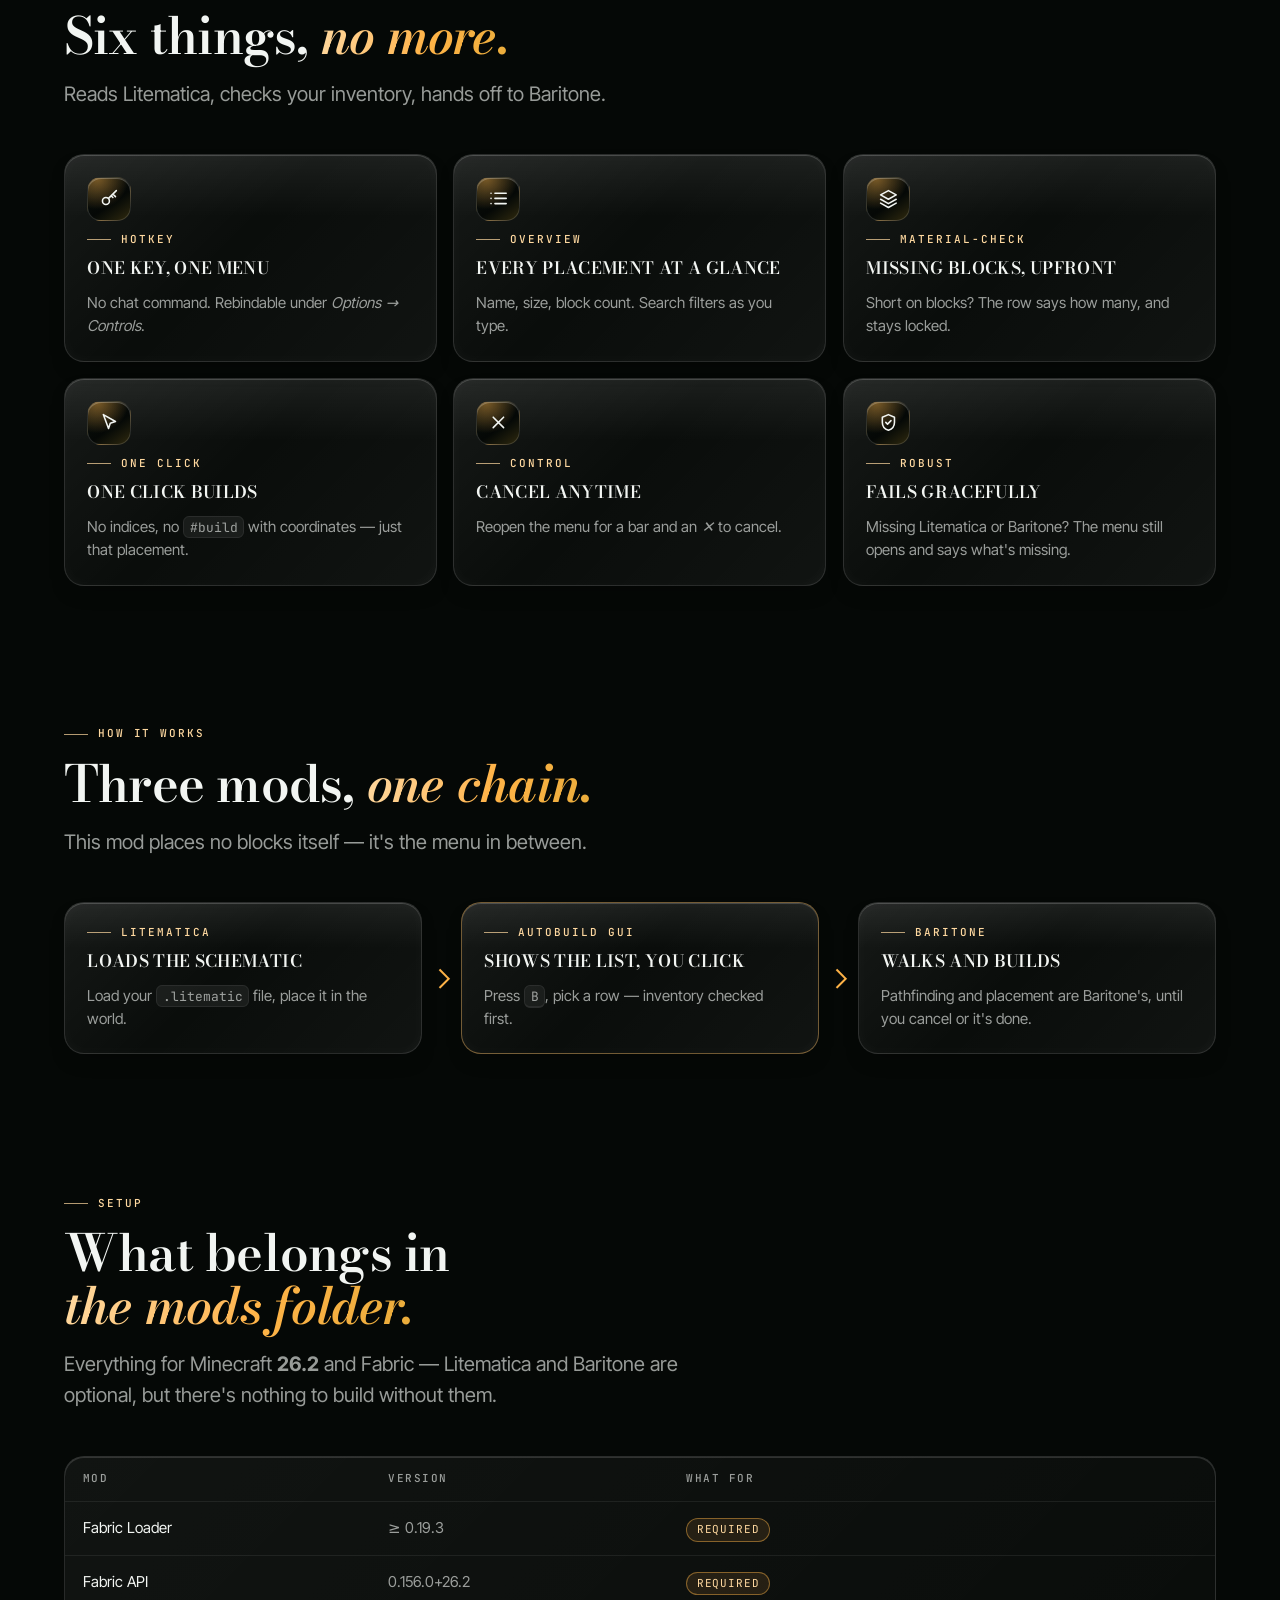
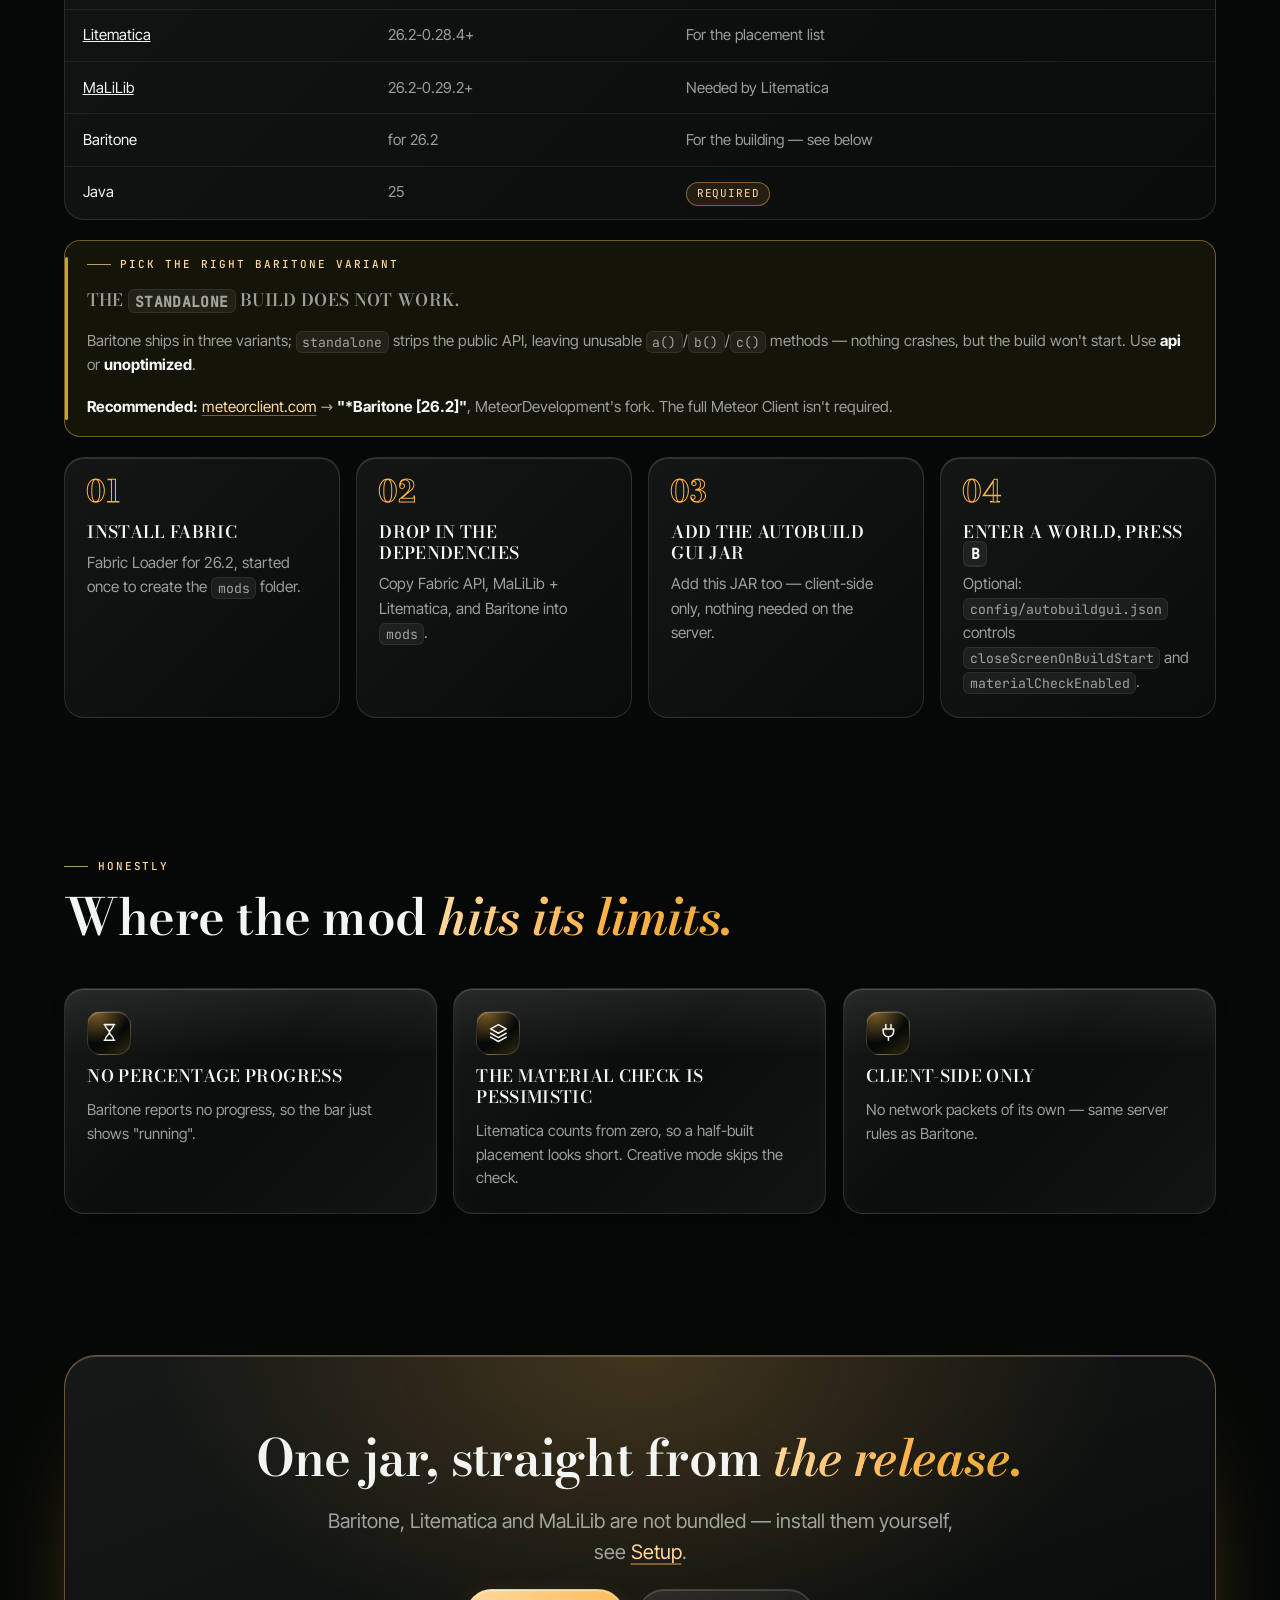
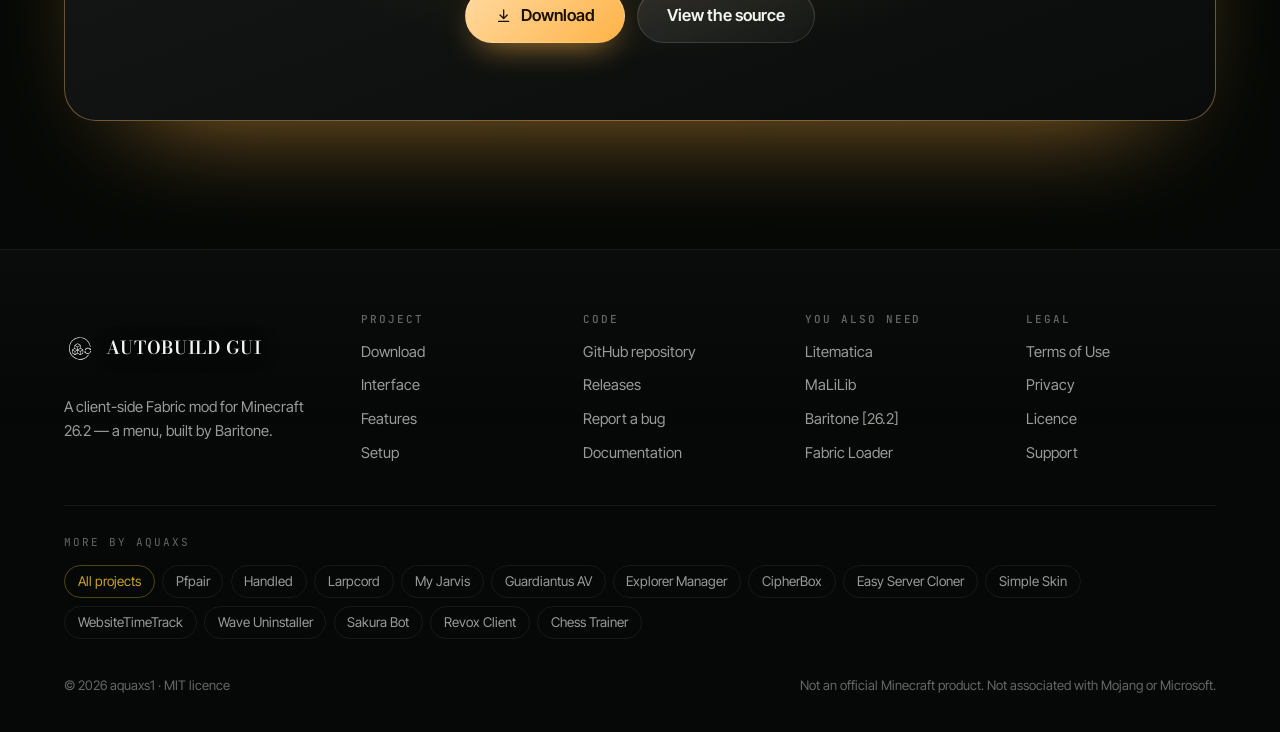
<file: site/index.html>
<!DOCTYPE html>
<html lang="en">
<head>
  <meta charset="utf-8">
  <meta name="viewport" content="width=device-width, initial-scale=1">
  <title>Autobuild GUI — click a Litematica placement, Baritone builds it</title>
  <meta name="description" content="A client-side Fabric mod for Minecraft 26.2: press the hotkey, click a Litematica placement, Baritone builds it. Download as a .jar.">
  <link rel="canonical" href="https://autobuild-gui.vercel.app/">
  <meta name="theme-color" content="#050806">
  <meta name="color-scheme" content="dark">
  <meta property="og:type" content="website">
  <meta property="og:site_name" content="Autobuild GUI">
  <meta property="og:title" content="Autobuild GUI — click a Litematica placement, Baritone builds it">
  <meta property="og:description" content="A client-side Fabric mod for Minecraft 26.2: press the hotkey, click a Litematica placement, Baritone builds it. Download as a .jar.">
  <meta property="og:url" content="https://autobuild-gui.vercel.app/">
  <meta property="og:image" content="https://autobuild-gui.vercel.app/assets/og.png">
  <meta property="og:image:width" content="1200">
  <meta property="og:image:height" content="630">
  <meta name="twitter:card" content="summary_large_image">
  <link rel="icon" href="assets/favicon.svg" type="image/svg+xml">
  <link rel="apple-touch-icon" href="assets/apple-touch-icon.png">
  <link rel="preload" href="assets/aqx/fonts/bodoni-moda-latin-600-normal.woff2" as="font" type="font/woff2" crossorigin>
  <link rel="preload" href="assets/aqx/fonts/inter-tight-latin-wght-normal.woff2" as="font" type="font/woff2" crossorigin>
  <link rel="stylesheet" href="assets/aqx/aqx.css">
  <link rel="stylesheet" href="assets/site.css">
  <script src="assets/aqx/boot.js"></script>
  <script type="module" src="assets/aqx/aqx.js"></script>
  <script type="application/ld+json">{"@context": "https://schema.org", "@type": "SoftwareApplication", "name": "Autobuild GUI", "description": "A client-side Fabric mod for Minecraft 26.2: press the hotkey, click a Litematica placement, Baritone builds it. Download as a .jar.", "url": "https://autobuild-gui.vercel.app/", "applicationCategory": "GameApplication", "operatingSystem": "Windows, macOS, Linux", "offers": {"@type": "Offer", "price": "0", "priceCurrency": "USD"}, "author": {"@type": "Person", "name": "AquAxs", "url": "https://aqua.is-a.dev/"}, "image": "https://autobuild-gui.vercel.app/assets/og.png", "license": "https://opensource.org/licenses/MIT", "sameAs": ["https://github.com/aquaxs1/Autobuild-GUI"]}</script>
</head>
<body>
  <a class="skip" href="#main">Skip to content</a>
  <canvas class="aqx-sky" aria-hidden="true"></canvas>
  <div class="aqx-aura" aria-hidden="true"></div>
  <div class="aqx-progress" aria-hidden="true"></div>

  <header class="nav" data-stuck="false" data-open="false">
    <div class="nav-inner">
      <a class="brand" href="./" aria-label="Autobuild GUI home"><img src="assets/logo.svg" alt="" width="32" height="32"><span>Autobuild GUI</span></a>
      <button class="nav-toggle" type="button" aria-label="Menu" aria-expanded="false" aria-controls="nav-links"><span></span></button>
      <ul class="nav-links" id="nav-links">
        <li><a href="./#interface">Interface</a></li>
        <li><a href="./#features">Features</a></li>
        <li><a href="./#setup">Setup</a></li>
        <li><a href="https://github.com/aquaxs1/Autobuild-GUI" rel="noopener">GitHub</a></li>
        <li><a class="btn btn-primary btn-sm" href="download">Download</a></li>
      </ul>
    </div>
  </header>

  <main id="main">
    <section class="hero">
      <div class="stage" data-scene="assets/scene.js" data-mode="hero" aria-hidden="true"><canvas></canvas></div>
      <div class="hero-inner">
        <div class="hero-copy">
          <span class="eyebrow">Fabric · Minecraft 26.2 · Client-side</span>
          <h1>Click a Litematica placement. <em>Baritone builds it.</em></h1>
          <p class="lead">No commands, no indices to guess — <kbd>B</kbd>, pick a row, <strong>done</strong>.</p>
          <div class="btn-row">
            <a class="btn btn-primary btn-lg" href="download"><svg viewBox="0 0 24 24" fill="none" stroke="currentColor" stroke-width="1.8" stroke-linecap="round" stroke-linejoin="round" aria-hidden="true"><path d="M12 4v11M7 11l5 5 5-5M5 20h14"/></svg>Download</a>
            <a class="btn btn-lg" href="https://github.com/aquaxs1/Autobuild-GUI" rel="noopener">View the source</a>
          </div>
          <p class="hero-note">Minecraft 26.2 · Java 25 · Licence MIT</p>
        </div>
      </div>
      <span class="hero-hint">Click for the next placement</span>
    </section>

    <section class="sec" id="interface">
      <div class="wrap">
        <div class="split">
          <div class="stack reveal">
            <span class="eyebrow">Anatomy of a row</span>
            <h2>Every placement, <em>one list.</em></h2>
            <p class="lead">A recreation of the menu, the way the mod draws it: a search box and one row per placement.</p>
            <ul class="points">
              <li><svg viewBox="0 0 24 24" fill="none" stroke="currentColor" stroke-width="1.8" stroke-linecap="round" stroke-linejoin="round" aria-hidden="true"><path d="m12 3 8 4.500v9L12 21l-8-4.500v-9zM4 7.500l8 4.500 8-4.500M12 12v9"/></svg><span>Icon, name and size below in grey.</span></li>
              <li><svg viewBox="0 0 24 24" fill="none" stroke="currentColor" stroke-width="1.8" stroke-linecap="round" stroke-linejoin="round" aria-hidden="true"><path d="M6 3h12M6 21h12M7 3c0 5 5 6 5 9s-5 4-5 9M17 3c0 5-5 6-5 9s5 4 5 9"/></svg><span>Baritone reports no real progress, not a percentage.</span></li>
              <li><svg viewBox="0 0 24 24" fill="none" stroke="currentColor" stroke-width="1.8" stroke-linecap="round" stroke-linejoin="round" aria-hidden="true"><circle cx="12" cy="12" r="9"/><path d="m5.600 5.600 12.800 12.800"/></svg><span>Missing material strikes the row out and locks it.</span></li>
              <li><svg viewBox="0 0 24 24" fill="none" stroke="currentColor" stroke-width="1.8" stroke-linecap="round" stroke-linejoin="round" aria-hidden="true"><path d="m5 3 14 8-6 2-2 6z"/></svg><span>Click, menu closes, Baritone runs.</span></li>
            </ul>
            <p class="muted">Row height 28&nbsp;px · Bar: 1.4&nbsp;s per round</p>
          </div>
          <div class="showcase reveal">
            <div class="panel" role="img" aria-label="A recreation of the Autobuild menu: a search box and four placement rows. Cathedral_v3 is ready, Sky_Base_final is being built and shows a running bar with a cancel cross, Redstone_Farm_8k is locked because 1284 blocks are missing, Bridge_North is ready.">
              <div class="panel-bar"><i></i><i></i><i></i><span>Autobuild</span></div>
              <div class="panel-body">
                <div class="menu-search">Search...</div>
                <div class="menu-rows">
                  <div class="menu-row">
                    <i></i>
                    <span class="menu-name"><b>Cathedral_v3</b><small>64x48x39 - 218,406 blocks</small></span>
                    <span class="menu-state">Ready</span>
                  </div>
                  <div class="menu-row" data-state="running">
                    <i></i>
                    <span class="menu-name"><b>Sky_Base_final</b><small>32x18x24 - 12,480 blocks</small></span>
                    <span class="menu-state"><span class="menu-bar"></span> ✕</span>
                  </div>
                  <div class="menu-row" data-state="locked">
                    <i></i>
                    <span class="menu-name"><b>Redstone_Farm_8k</b><small>96x22x96 - 41,020 blocks</small></span>
                    <span class="menu-state">1,284 blocks missing</span>
                  </div>
                  <div class="menu-row">
                    <i></i>
                    <span class="menu-name"><b>Bridge_North</b><small>128x9x7 - 6,912 blocks</small></span>
                    <span class="menu-state">Ready</span>
                  </div>
                </div>
              </div>
              <div class="panel-foot">
                <span>Open the menu: <kbd>B</kbd></span>
                <span>A live recreation of the interface</span>
              </div>
            </div>
          </div>
        </div>
      </div>
    </section>

    <section class="sec" id="features">
      <div class="wrap">
        <div class="sec-head reveal">
          <span class="eyebrow">What the mod does</span>
          <h2>Six things, <em>no more.</em></h2>
          <p class="lead">Reads Litematica, checks your inventory, hands off to Baritone.</p>
        </div>
        <div class="cards" data-cols="3">
          <article class="card reveal">
            <span class="icon"><svg viewBox="0 0 24 24" fill="none" stroke="currentColor" stroke-width="1.8" stroke-linecap="round" stroke-linejoin="round" aria-hidden="true"><circle cx="8" cy="15" r="4"/><path d="M11 12 20 3M16 7l3 3M14 9l2 2"/></svg></span>
            <span class="eyebrow">Hotkey</span>
            <h3>One key, one menu</h3>
            <p>No chat command. Rebindable under <em>Options → Controls</em>.</p>
          </article>
          <article class="card reveal">
            <span class="icon"><svg viewBox="0 0 24 24" fill="none" stroke="currentColor" stroke-width="1.8" stroke-linecap="round" stroke-linejoin="round" aria-hidden="true"><path d="M8 6h13M8 12h13M8 18h13M3.500 6h.010M3.500 12h.010M3.500 18h.010"/></svg></span>
            <span class="eyebrow">Overview</span>
            <h3>Every placement at a glance</h3>
            <p>Name, size, block count. Search filters as you type.</p>
          </article>
          <article class="card reveal">
            <span class="icon"><svg viewBox="0 0 24 24" fill="none" stroke="currentColor" stroke-width="1.8" stroke-linecap="round" stroke-linejoin="round" aria-hidden="true"><path d="m12 3 9 5-9 5-9-5zM3 13l9 5 9-5M3 17.5l9 5 9-5"/></svg></span>
            <span class="eyebrow">Material-Check</span>
            <h3>Missing blocks, upfront</h3>
            <p>Short on blocks? The row says how many, and stays locked.</p>
          </article>
          <article class="card reveal">
            <span class="icon"><svg viewBox="0 0 24 24" fill="none" stroke="currentColor" stroke-width="1.8" stroke-linecap="round" stroke-linejoin="round" aria-hidden="true"><path d="m5 3 14 8-6 2-2 6z"/></svg></span>
            <span class="eyebrow">One click</span>
            <h3>One click builds</h3>
            <p>No indices, no <code>#build</code> with coordinates — just that placement.</p>
          </article>
          <article class="card reveal">
            <span class="icon"><svg viewBox="0 0 24 24" fill="none" stroke="currentColor" stroke-width="1.8" stroke-linecap="round" stroke-linejoin="round" aria-hidden="true"><path d="M6 6l12 12M18 6 6 18"/></svg></span>
            <span class="eyebrow">Control</span>
            <h3>Cancel anytime</h3>
            <p>Reopen the menu for a bar and an <em>✕</em> to cancel.</p>
          </article>
          <article class="card reveal">
            <span class="icon"><svg viewBox="0 0 24 24" fill="none" stroke="currentColor" stroke-width="1.8" stroke-linecap="round" stroke-linejoin="round" aria-hidden="true"><path d="M12 3 5 6v6c0 4.4 3 7.7 7 9 4-1.3 7-4.6 7-9V6z"/><path d="m9 12 2 2 4-4"/></svg></span>
            <span class="eyebrow">Robust</span>
            <h3>Fails gracefully</h3>
            <p>Missing Litematica or Baritone? The menu still opens and says what's missing.</p>
          </article>
        </div>
      </div>
    </section>

    <section class="sec" id="how">
      <div class="wrap">
        <div class="sec-head reveal">
          <span class="eyebrow">How it works</span>
          <h2>Three mods, <em>one chain.</em></h2>
          <p class="lead">This mod places no blocks itself — it's the menu in between.</p>
        </div>
        <ol class="flow">
          <li class="reveal">
            <article class="card">
              <span class="eyebrow">Litematica</span>
              <h3>Loads the schematic</h3>
              <p>Load your <code>.litematic</code> file, place it in the world.</p>
            </article>
          </li>
          <li class="reveal">
            <article class="card plus">
              <span class="eyebrow">Autobuild GUI</span>
              <h3>Shows the list, you click</h3>
              <p>Press <kbd>B</kbd>, pick a row — inventory checked first.</p>
            </article>
          </li>
          <li class="reveal">
            <article class="card">
              <span class="eyebrow">Baritone</span>
              <h3>Walks and builds</h3>
              <p>Pathfinding and placement are Baritone's, until you cancel or it's done.</p>
            </article>
          </li>
        </ol>
      </div>
    </section>

    <section class="sec" id="setup">
      <div class="wrap">
        <div class="sec-head reveal">
          <span class="eyebrow">Setup</span>
          <h2>What belongs in <em>the mods folder.</em></h2>
          <p class="lead">Everything for Minecraft <strong>26.2</strong> and Fabric — Litematica and Baritone are optional, but there's nothing to build without them.</p>
        </div>
        <div class="table-wrap reveal">
          <table>
            <thead>
              <tr>
                <th scope="col">Mod</th>
                <th scope="col">Version</th>
                <th scope="col">What for</th>
              </tr>
            </thead>
            <tbody>
              <tr>
                <td>Fabric Loader</td>
                <td>≥ 0.19.3</td>
                <td><span class="pill pill-accent">Required</span></td>
              </tr>
              <tr>
                <td>Fabric API</td>
                <td>0.156.0+26.2</td>
                <td><span class="pill pill-accent">Required</span></td>
              </tr>
              <tr>
                <td><a href="https://www.curseforge.com/minecraft/mc-mods/litematica" rel="noopener">Litematica</a></td>
                <td>26.2-0.28.4+</td>
                <td>For the placement list</td>
              </tr>
              <tr>
                <td><a href="https://www.curseforge.com/minecraft/mc-mods/malilib" rel="noopener">MaLiLib</a></td>
                <td>26.2-0.29.2+</td>
                <td>Needed by Litematica</td>
              </tr>
              <tr>
                <td>Baritone</td>
                <td>for 26.2</td>
                <td>For the building — see below</td>
              </tr>
              <tr>
                <td>Java</td>
                <td>25</td>
                <td><span class="pill pill-accent">Required</span></td>
              </tr>
            </tbody>
          </table>
        </div>
        <div class="note warn stack reveal">
          <span class="eyebrow">Pick the right Baritone variant</span>
          <h3>The <code>standalone</code> build does not work.</h3>
          <p>Baritone ships in three variants; <code>standalone</code> strips the public API, leaving unusable <code>a()</code>/<code>b()</code>/<code>c()</code> methods — nothing crashes, but the build won't start. Use <strong>api</strong> or <strong>unoptimized</strong>.</p>
          <p><strong>Recommended:</strong> <a class="textlink" href="https://meteorclient.com" rel="noopener">meteorclient.com</a> → <strong>"*Baritone [26.2]"</strong>, MeteorDevelopment's fork. The full Meteor Client isn't required.</p>
        </div>
        <ol class="steps" data-cols="4">
          <li class="reveal">
            <h3>Install Fabric</h3>
            <p>Fabric Loader for 26.2, started once to create the <code>mods</code> folder.</p>
          </li>
          <li class="reveal">
            <h3>Drop in the dependencies</h3>
            <p>Copy Fabric API, MaLiLib + Litematica, and Baritone into <code>mods</code>.</p>
          </li>
          <li class="reveal">
            <h3>Add the Autobuild GUI jar</h3>
            <p>Add this JAR too — client-side only, nothing needed on the server.</p>
          </li>
          <li class="reveal">
            <h3>Enter a world, press <kbd>B</kbd></h3>
            <p>Optional: <code>config/autobuildgui.json</code> controls <code>closeScreenOnBuildStart</code> and <code>materialCheckEnabled</code>.</p>
          </li>
        </ol>
      </div>
    </section>

    <section class="sec" id="limits">
      <div class="wrap">
        <div class="sec-head reveal">
          <span class="eyebrow">Honestly</span>
          <h2>Where the mod <em>hits its limits.</em></h2>
        </div>
        <div class="cards" data-cols="3">
          <article class="card reveal">
            <span class="icon"><svg viewBox="0 0 24 24" fill="none" stroke="currentColor" stroke-width="1.8" stroke-linecap="round" stroke-linejoin="round" aria-hidden="true"><path d="M6 3h12M6 21h12M7 3c0 5 5 6 5 9s-5 4-5 9M17 3c0 5-5 6-5 9s5 4 5 9"/></svg></span>
            <h3>No percentage progress</h3>
            <p>Baritone reports no progress, so the bar just shows "running".</p>
          </article>
          <article class="card reveal">
            <span class="icon"><svg viewBox="0 0 24 24" fill="none" stroke="currentColor" stroke-width="1.8" stroke-linecap="round" stroke-linejoin="round" aria-hidden="true"><path d="m12 3 9 5-9 5-9-5zM3 13l9 5 9-5M3 17.5l9 5 9-5"/></svg></span>
            <h3>The material check is pessimistic</h3>
            <p>Litematica counts from zero, so a half-built placement looks short. Creative mode skips the check.</p>
          </article>
          <article class="card reveal">
            <span class="icon"><svg viewBox="0 0 24 24" fill="none" stroke="currentColor" stroke-width="1.8" stroke-linecap="round" stroke-linejoin="round" aria-hidden="true"><path d="M9 3v5M15 3v5M6 8h12v3a6 6 0 0 1-12 0zM12 17v4"/></svg></span>
            <h3>Client-side only</h3>
            <p>No network packets of its own — same server rules as Baritone.</p>
          </article>
        </div>
      </div>
    </section>

    <section class="sec">
      <div class="wrap">
        <div class="cta reveal">
          <h2>One jar, straight from <em>the release.</em></h2>
          <p class="lead">Baritone, Litematica and MaLiLib are not bundled — install them yourself, see <a class="textlink" href="#setup">Setup</a>.</p>
          <div class="btn-row">
            <a class="btn btn-primary btn-lg" href="download"><svg viewBox="0 0 24 24" fill="none" stroke="currentColor" stroke-width="1.8" stroke-linecap="round" stroke-linejoin="round" aria-hidden="true"><path d="M12 4v11M7 11l5 5 5-5M5 20h14"/></svg>Download</a>
            <a class="btn btn-lg" href="https://github.com/aquaxs1/Autobuild-GUI" rel="noopener">View the source</a>
          </div>
        </div>
      </div>
    </section>
  </main>

  <footer class="footer">
    <div class="footer-inner">
      <div class="footer-top">
        <div class="footer-about">
          <a class="brand" href="./"><img src="assets/logo.svg" alt="" width="32" height="32" loading="lazy"><span>Autobuild GUI</span></a>
          <p>A client-side Fabric mod for Minecraft 26.2 — a menu, built by Baritone.</p>
        </div>
        <nav class="footer-col" aria-label="Project">
          <h2>Project</h2>
          <ul>
            <li><a href="download">Download</a></li>
            <li><a href="./#interface">Interface</a></li>
            <li><a href="./#features">Features</a></li>
            <li><a href="./#setup">Setup</a></li>
          </ul>
        </nav>
        <nav class="footer-col" aria-label="Code">
          <h2>Code</h2>
          <ul>
            <li><a href="https://github.com/aquaxs1/Autobuild-GUI" rel="noopener">GitHub repository</a></li>
            <li><a href="https://github.com/aquaxs1/Autobuild-GUI/releases" rel="noopener">Releases</a></li>
            <li><a href="https://github.com/aquaxs1/Autobuild-GUI/issues" rel="noopener">Report a bug</a></li>
            <li><a href="https://github.com/aquaxs1/Autobuild-GUI#readme" rel="noopener">Documentation</a></li>
          </ul>
        </nav>
        <nav class="footer-col" aria-label="You also need">
          <h2>You also need</h2>
          <ul>
            <li><a href="https://www.curseforge.com/minecraft/mc-mods/litematica" rel="noopener">Litematica</a></li>
            <li><a href="https://www.curseforge.com/minecraft/mc-mods/malilib" rel="noopener">MaLiLib</a></li>
            <li><a href="https://meteorclient.com" rel="noopener">Baritone [26.2]</a></li>
            <li><a href="https://fabricmc.net/use/installer/" rel="noopener">Fabric Loader</a></li>
          </ul>
        </nav>
        <nav class="footer-col" aria-label="Legal">
          <h2>Legal</h2>
          <ul>
            <li><a href="terms">Terms of Use</a></li>
            <li><a href="terms#privacy">Privacy</a></li>
            <li><a href="https://github.com/aquaxs1/Autobuild-GUI/blob/main/LICENSE" rel="noopener">Licence</a></li>
            <li><a href="https://github.com/aquaxs1/Autobuild-GUI/issues" rel="noopener">Support</a></li>
          </ul>
        </nav>
      </div>
      <div class="family">
        <span class="family-label">More by AquAxs</span>
        <ul>
          <li><a href="https://aqua.is-a.dev/portfolio" data-home rel="noopener">All projects</a></li>
          <li><a href="https://pfpair.app/" rel="noopener">Pfpair</a></li>
          <li><a href="https://handled-market.vercel.app/" rel="noopener">Handled</a></li>
          <li><a href="https://larpcorddc.vercel.app/" rel="noopener">Larpcord</a></li>
          <li><a href="https://mybluejarvis.vercel.app/" rel="noopener">My Jarvis</a></li>
          <li><a href="https://guardiantus-av.vercel.app/" rel="noopener">Guardiantus AV</a></li>
          <li><a href="https://explorer-manager.vercel.app/" rel="noopener">Explorer Manager</a></li>
          <li><a href="https://cipher-box-file-encrypter.vercel.app/" rel="noopener">CipherBox</a></li>
          <li><a href="https://easy-cloner.vercel.app/" rel="noopener">Easy Server Cloner</a></li>
          <li><a href="https://simple-skin.vercel.app/" rel="noopener">Simple Skin</a></li>
          <li><a href="https://timetrackerextension.vercel.app/" rel="noopener">WebsiteTimeTrack</a></li>
          <li><a href="https://wave-uninstaller.vercel.app/" rel="noopener">Wave Uninstaller</a></li>
          <li><a href="https://discord-sakurabot.vercel.app/" rel="noopener">Sakura Bot</a></li>
          <li><a href="https://revox-client.vercel.app/" rel="noopener">Revox Client</a></li>
          <li><a href="https://chesstrainer.cc.cd/" rel="noopener">Chess Trainer</a></li>
        </ul>
      </div>
      <div class="footer-legal">
        <p>© 2026 aquaxs1 · MIT licence</p>
        <p>Not an official Minecraft product. Not associated with Mojang or Microsoft.</p>
      </div>
    </div>
  </footer>
</body>
</html>
</file>
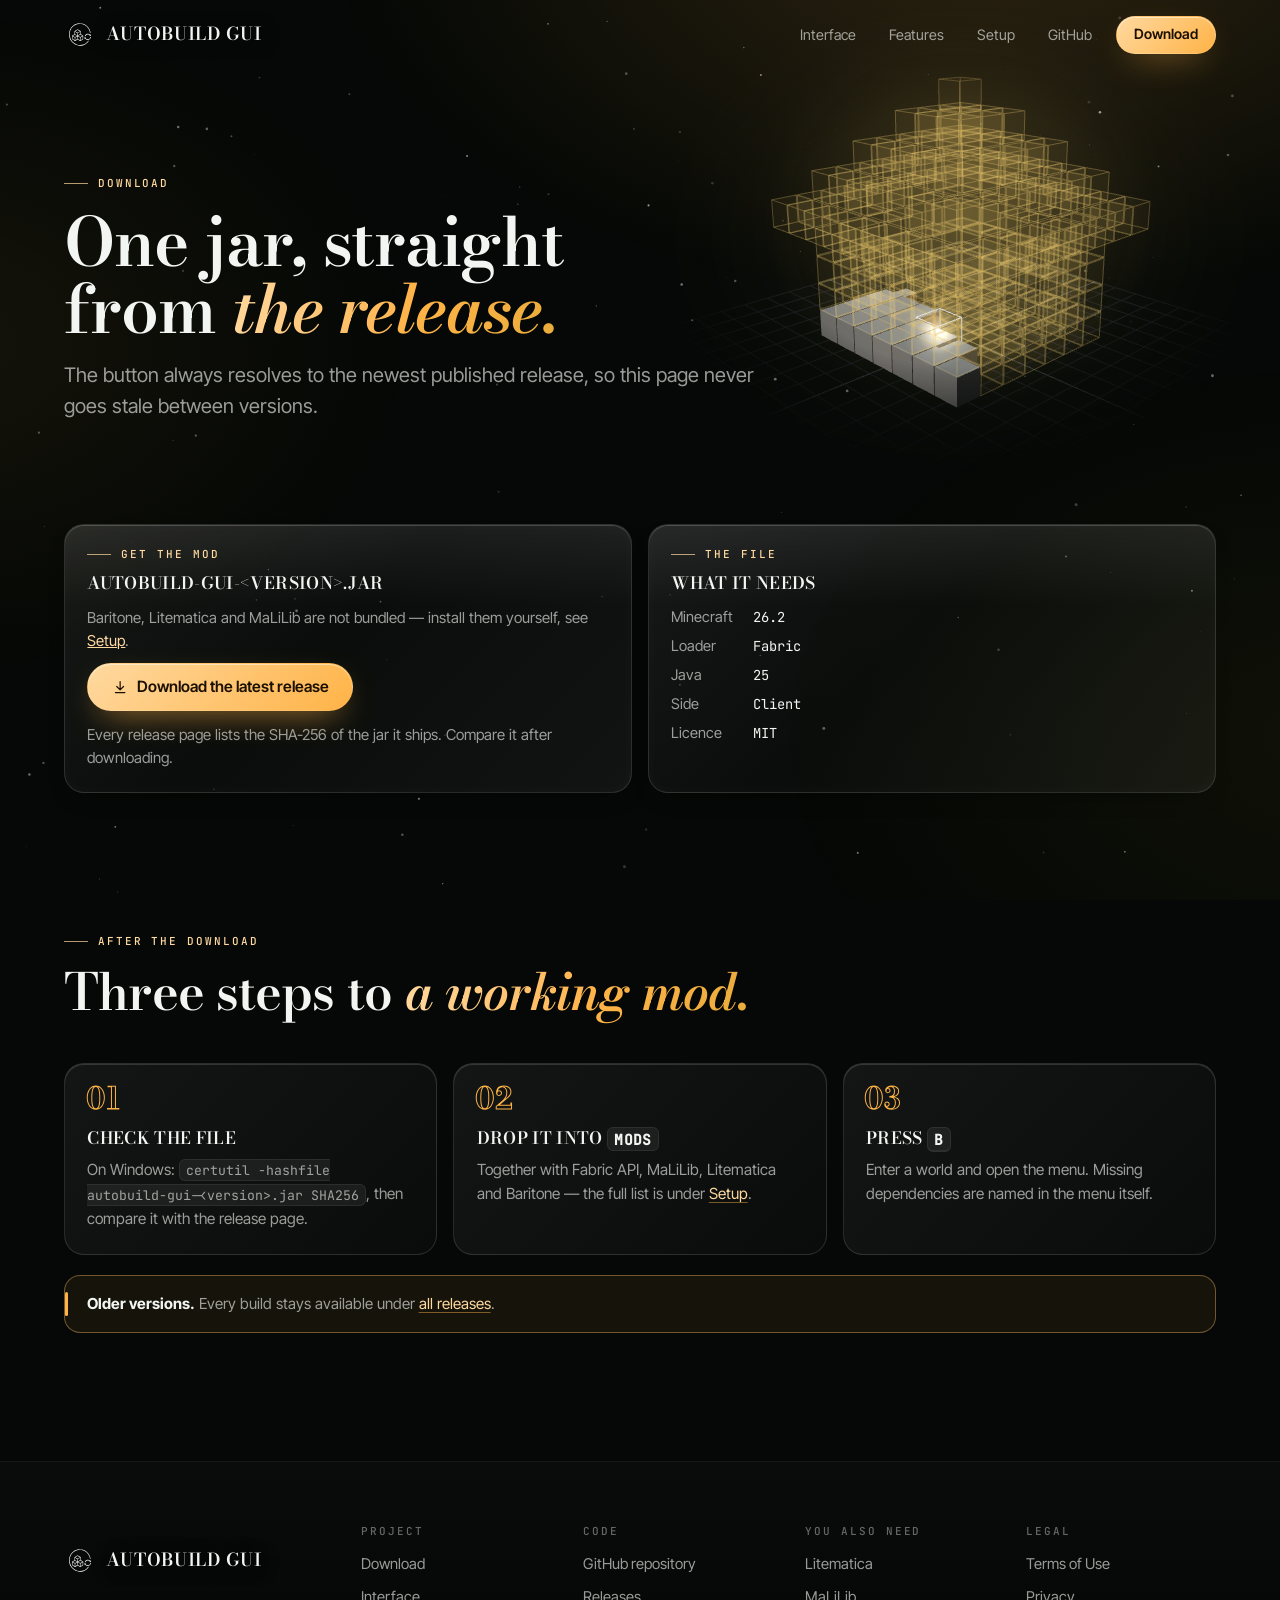
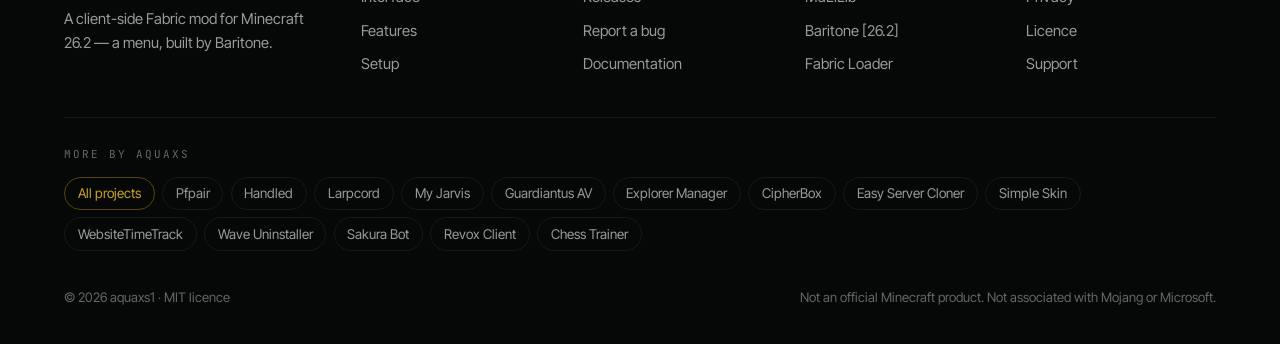
<file: site/download.html>
<!DOCTYPE html>
<html lang="en">
<head>
  <meta charset="utf-8">
  <meta name="viewport" content="width=device-width, initial-scale=1">
  <title>Download — Autobuild GUI</title>
  <meta name="description" content="Download the Autobuild GUI mod jar for Minecraft 26.2 and Fabric, always the latest GitHub release.">
  <link rel="canonical" href="https://autobuild-gui.vercel.app/download">
  <meta name="theme-color" content="#050806">
  <meta name="color-scheme" content="dark">
  <meta property="og:type" content="website">
  <meta property="og:site_name" content="Autobuild GUI">
  <meta property="og:title" content="Download — Autobuild GUI">
  <meta property="og:description" content="Download the Autobuild GUI mod jar for Minecraft 26.2 and Fabric, always the latest GitHub release.">
  <meta property="og:url" content="https://autobuild-gui.vercel.app/download">
  <meta property="og:image" content="https://autobuild-gui.vercel.app/assets/og.png">
  <meta property="og:image:width" content="1200">
  <meta property="og:image:height" content="630">
  <meta name="twitter:card" content="summary_large_image">
  <link rel="icon" href="assets/favicon.svg" type="image/svg+xml">
  <link rel="apple-touch-icon" href="assets/apple-touch-icon.png">
  <link rel="preload" href="assets/aqx/fonts/bodoni-moda-latin-600-normal.woff2" as="font" type="font/woff2" crossorigin>
  <link rel="preload" href="assets/aqx/fonts/inter-tight-latin-wght-normal.woff2" as="font" type="font/woff2" crossorigin>
  <link rel="stylesheet" href="assets/aqx/aqx.css">
  <link rel="stylesheet" href="assets/site.css">
  <script src="assets/aqx/boot.js"></script>
  <script type="module" src="assets/aqx/aqx.js"></script>
</head>
<body>
  <a class="skip" href="#main">Skip to content</a>
  <canvas class="aqx-sky" aria-hidden="true"></canvas>
  <div class="aqx-aura" aria-hidden="true"></div>
  <div class="aqx-progress" aria-hidden="true"></div>

  <header class="nav" data-stuck="false" data-open="false">
    <div class="nav-inner">
      <a class="brand" href="./" aria-label="Autobuild GUI home"><img src="assets/logo.svg" alt="" width="32" height="32"><span>Autobuild GUI</span></a>
      <button class="nav-toggle" type="button" aria-label="Menu" aria-expanded="false" aria-controls="nav-links"><span></span></button>
      <ul class="nav-links" id="nav-links">
        <li><a href="./#interface">Interface</a></li>
        <li><a href="./#features">Features</a></li>
        <li><a href="./#setup">Setup</a></li>
        <li><a href="https://github.com/aquaxs1/Autobuild-GUI" rel="noopener">GitHub</a></li>
        <li><a class="btn btn-primary btn-sm" href="download">Download</a></li>
      </ul>
    </div>
  </header>

  <main id="main">
<header class="page-head">
      <div class="stage" data-scene="assets/scene.js" data-mode="mini" aria-hidden="true"><canvas></canvas></div>
      <div class="page-head-inner">
        <span class="eyebrow">Download</span>
        <h1>One jar, straight from <em>the release.</em></h1>
        <p class="lead">The button always resolves to the newest published release, so this page never goes stale between versions.</p>
      </div>
    </header>

    <section class="sec" id="download-top">
      <div class="wrap">
        <div class="cards" data-cols="2">
          <article class="card reveal">
            <span class="eyebrow">Get the mod</span>
            <h3>autobuild-gui-&lt;version&gt;.jar</h3>
            <p>Baritone, Litematica and MaLiLib are not bundled — install them yourself, see <a href="./#setup">Setup</a>.</p>
            <div class="btn-row">
              <a class="btn btn-primary" href="https://github.com/aquaxs1/Autobuild-GUI/releases/latest" rel="noopener"><svg viewBox="0 0 24 24" fill="none" stroke="currentColor" stroke-width="1.8" stroke-linecap="round" stroke-linejoin="round" aria-hidden="true"><path d="M12 4v11M7 11l5 5 5-5M5 20h14"/></svg>Download the latest release</a>
            </div>
            <p class="muted">Every release page lists the SHA-256 of the jar it ships. Compare it after downloading.</p>
          </article>
          <article class="card reveal">
            <span class="eyebrow">The file</span>
            <h3>What it needs</h3>
            <dl class="spec">
              <dt>Minecraft</dt>
              <dd>26.2</dd>
              <dt>Loader</dt>
              <dd>Fabric</dd>
              <dt>Java</dt>
              <dd>25</dd>
              <dt>Side</dt>
              <dd>Client</dd>
              <dt>Licence</dt>
              <dd>MIT</dd>
            </dl>
          </article>
        </div>
      </div>
    </section>

    <section class="sec">
      <div class="wrap">
        <div class="sec-head reveal">
          <span class="eyebrow">After the download</span>
          <h2>Three steps to <em>a working mod.</em></h2>
        </div>
        <ol class="steps" data-cols="3">
          <li class="reveal">
            <h3>Check the file</h3>
            <p>On Windows: <code>certutil -hashfile autobuild-gui-&lt;version&gt;.jar SHA256</code>, then compare it with the release page.</p>
          </li>
          <li class="reveal">
            <h3>Drop it into <code>mods</code></h3>
            <p>Together with Fabric API, MaLiLib, Litematica and Baritone — the full list is under <a class="textlink" href="./#setup">Setup</a>.</p>
          </li>
          <li class="reveal">
            <h3>Press <kbd>B</kbd></h3>
            <p>Enter a world and open the menu. Missing dependencies are named in the menu itself.</p>
          </li>
        </ol>
        <div class="note reveal">
          <p><strong>Older versions.</strong> Every build stays available under <a class="textlink" href="https://github.com/aquaxs1/Autobuild-GUI/releases" rel="noopener">all releases</a>.</p>
        </div>
      </div>
    </section>
  </main>

  <footer class="footer">
    <div class="footer-inner">
      <div class="footer-top">
        <div class="footer-about">
          <a class="brand" href="./"><img src="assets/logo.svg" alt="" width="32" height="32" loading="lazy"><span>Autobuild GUI</span></a>
          <p>A client-side Fabric mod for Minecraft 26.2 — a menu, built by Baritone.</p>
        </div>
        <nav class="footer-col" aria-label="Project">
          <h2>Project</h2>
          <ul>
            <li><a href="download">Download</a></li>
            <li><a href="./#interface">Interface</a></li>
            <li><a href="./#features">Features</a></li>
            <li><a href="./#setup">Setup</a></li>
          </ul>
        </nav>
        <nav class="footer-col" aria-label="Code">
          <h2>Code</h2>
          <ul>
            <li><a href="https://github.com/aquaxs1/Autobuild-GUI" rel="noopener">GitHub repository</a></li>
            <li><a href="https://github.com/aquaxs1/Autobuild-GUI/releases" rel="noopener">Releases</a></li>
            <li><a href="https://github.com/aquaxs1/Autobuild-GUI/issues" rel="noopener">Report a bug</a></li>
            <li><a href="https://github.com/aquaxs1/Autobuild-GUI#readme" rel="noopener">Documentation</a></li>
          </ul>
        </nav>
        <nav class="footer-col" aria-label="You also need">
          <h2>You also need</h2>
          <ul>
            <li><a href="https://www.curseforge.com/minecraft/mc-mods/litematica" rel="noopener">Litematica</a></li>
            <li><a href="https://www.curseforge.com/minecraft/mc-mods/malilib" rel="noopener">MaLiLib</a></li>
            <li><a href="https://meteorclient.com" rel="noopener">Baritone [26.2]</a></li>
            <li><a href="https://fabricmc.net/use/installer/" rel="noopener">Fabric Loader</a></li>
          </ul>
        </nav>
        <nav class="footer-col" aria-label="Legal">
          <h2>Legal</h2>
          <ul>
            <li><a href="terms">Terms of Use</a></li>
            <li><a href="terms#privacy">Privacy</a></li>
            <li><a href="https://github.com/aquaxs1/Autobuild-GUI/blob/main/LICENSE" rel="noopener">Licence</a></li>
            <li><a href="https://github.com/aquaxs1/Autobuild-GUI/issues" rel="noopener">Support</a></li>
          </ul>
        </nav>
      </div>
      <div class="family">
        <span class="family-label">More by AquAxs</span>
        <ul>
          <li><a href="https://aqua.is-a.dev/portfolio" data-home rel="noopener">All projects</a></li>
          <li><a href="https://pfpair.app/" rel="noopener">Pfpair</a></li>
          <li><a href="https://handled-market.vercel.app/" rel="noopener">Handled</a></li>
          <li><a href="https://larpcorddc.vercel.app/" rel="noopener">Larpcord</a></li>
          <li><a href="https://mybluejarvis.vercel.app/" rel="noopener">My Jarvis</a></li>
          <li><a href="https://guardiantus-av.vercel.app/" rel="noopener">Guardiantus AV</a></li>
          <li><a href="https://explorer-manager.vercel.app/" rel="noopener">Explorer Manager</a></li>
          <li><a href="https://cipher-box-file-encrypter.vercel.app/" rel="noopener">CipherBox</a></li>
          <li><a href="https://easy-cloner.vercel.app/" rel="noopener">Easy Server Cloner</a></li>
          <li><a href="https://simple-skin.vercel.app/" rel="noopener">Simple Skin</a></li>
          <li><a href="https://timetrackerextension.vercel.app/" rel="noopener">WebsiteTimeTrack</a></li>
          <li><a href="https://wave-uninstaller.vercel.app/" rel="noopener">Wave Uninstaller</a></li>
          <li><a href="https://discord-sakurabot.vercel.app/" rel="noopener">Sakura Bot</a></li>
          <li><a href="https://revox-client.vercel.app/" rel="noopener">Revox Client</a></li>
          <li><a href="https://chesstrainer.cc.cd/" rel="noopener">Chess Trainer</a></li>
        </ul>
      </div>
      <div class="footer-legal">
        <p>© 2026 aquaxs1 · MIT licence</p>
        <p>Not an official Minecraft product. Not associated with Mojang or Microsoft.</p>
      </div>
    </div>
  </footer>
</body>
</html>
</file>
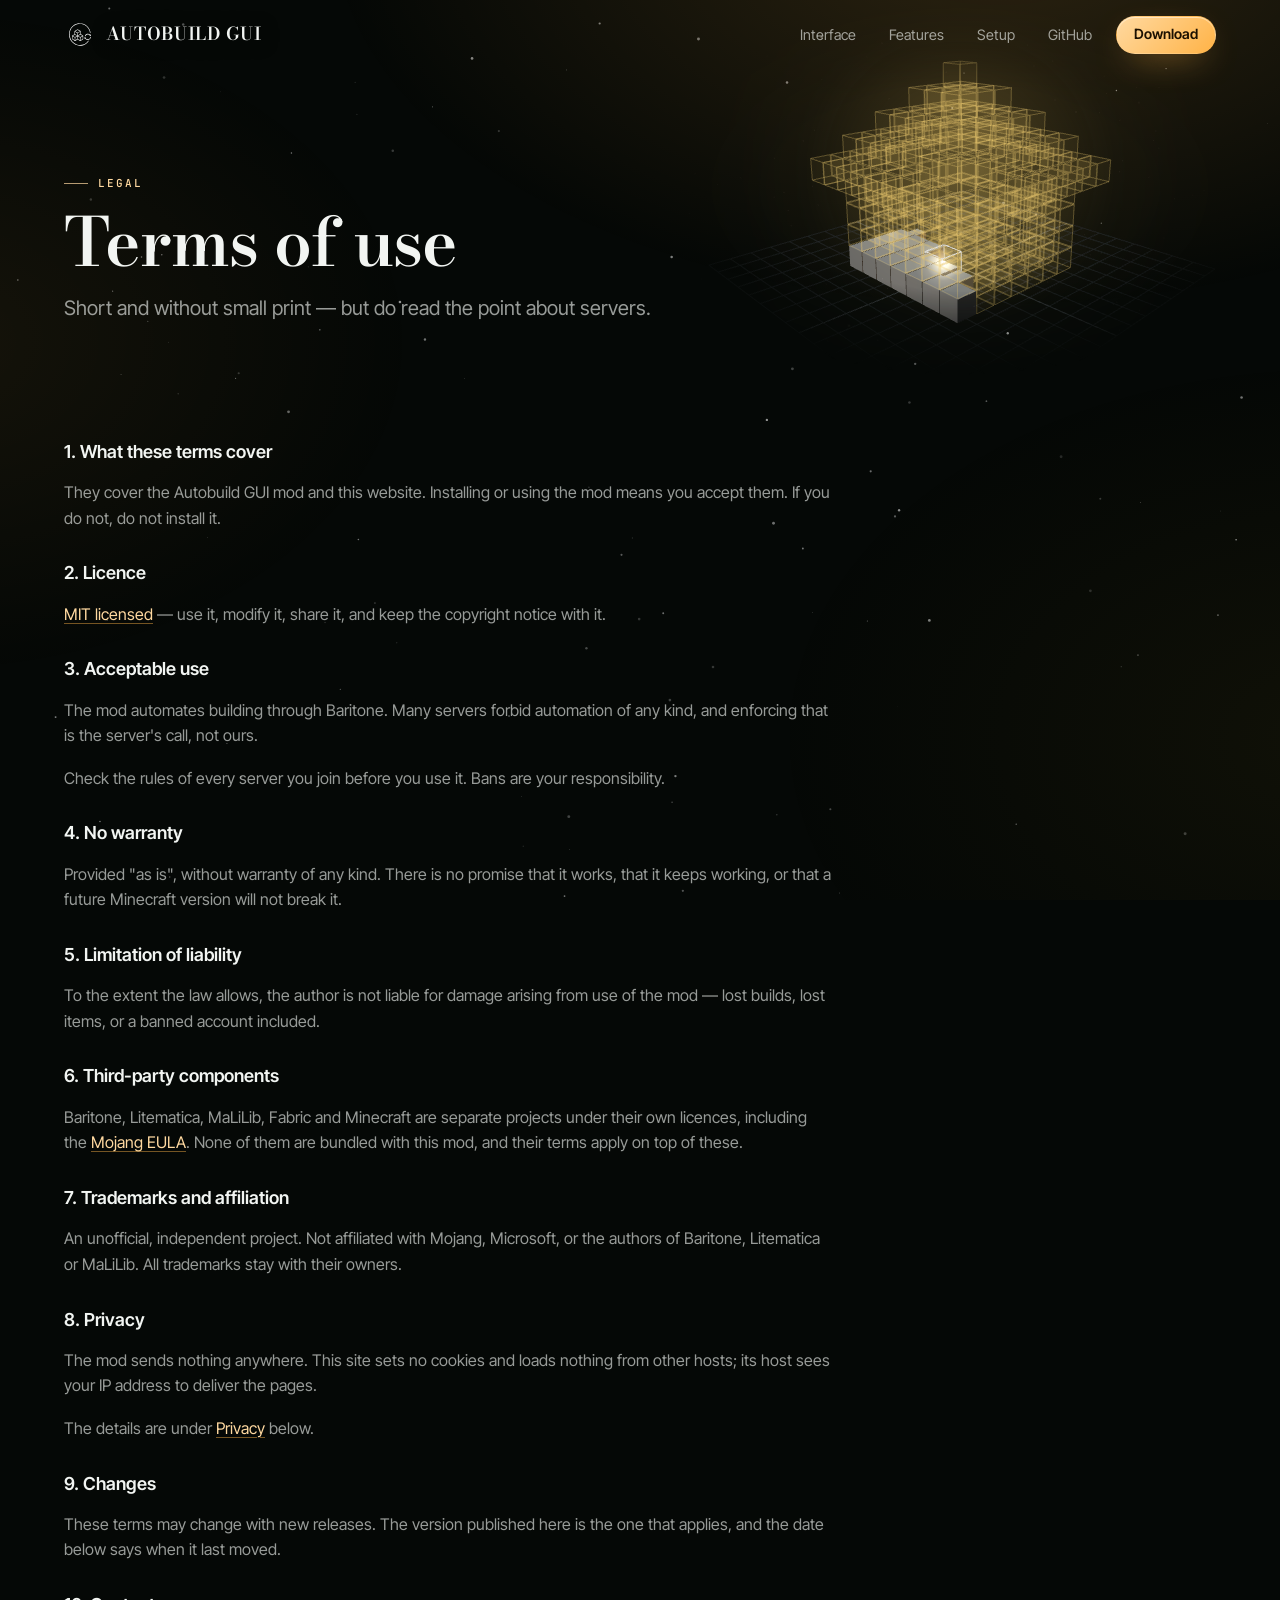
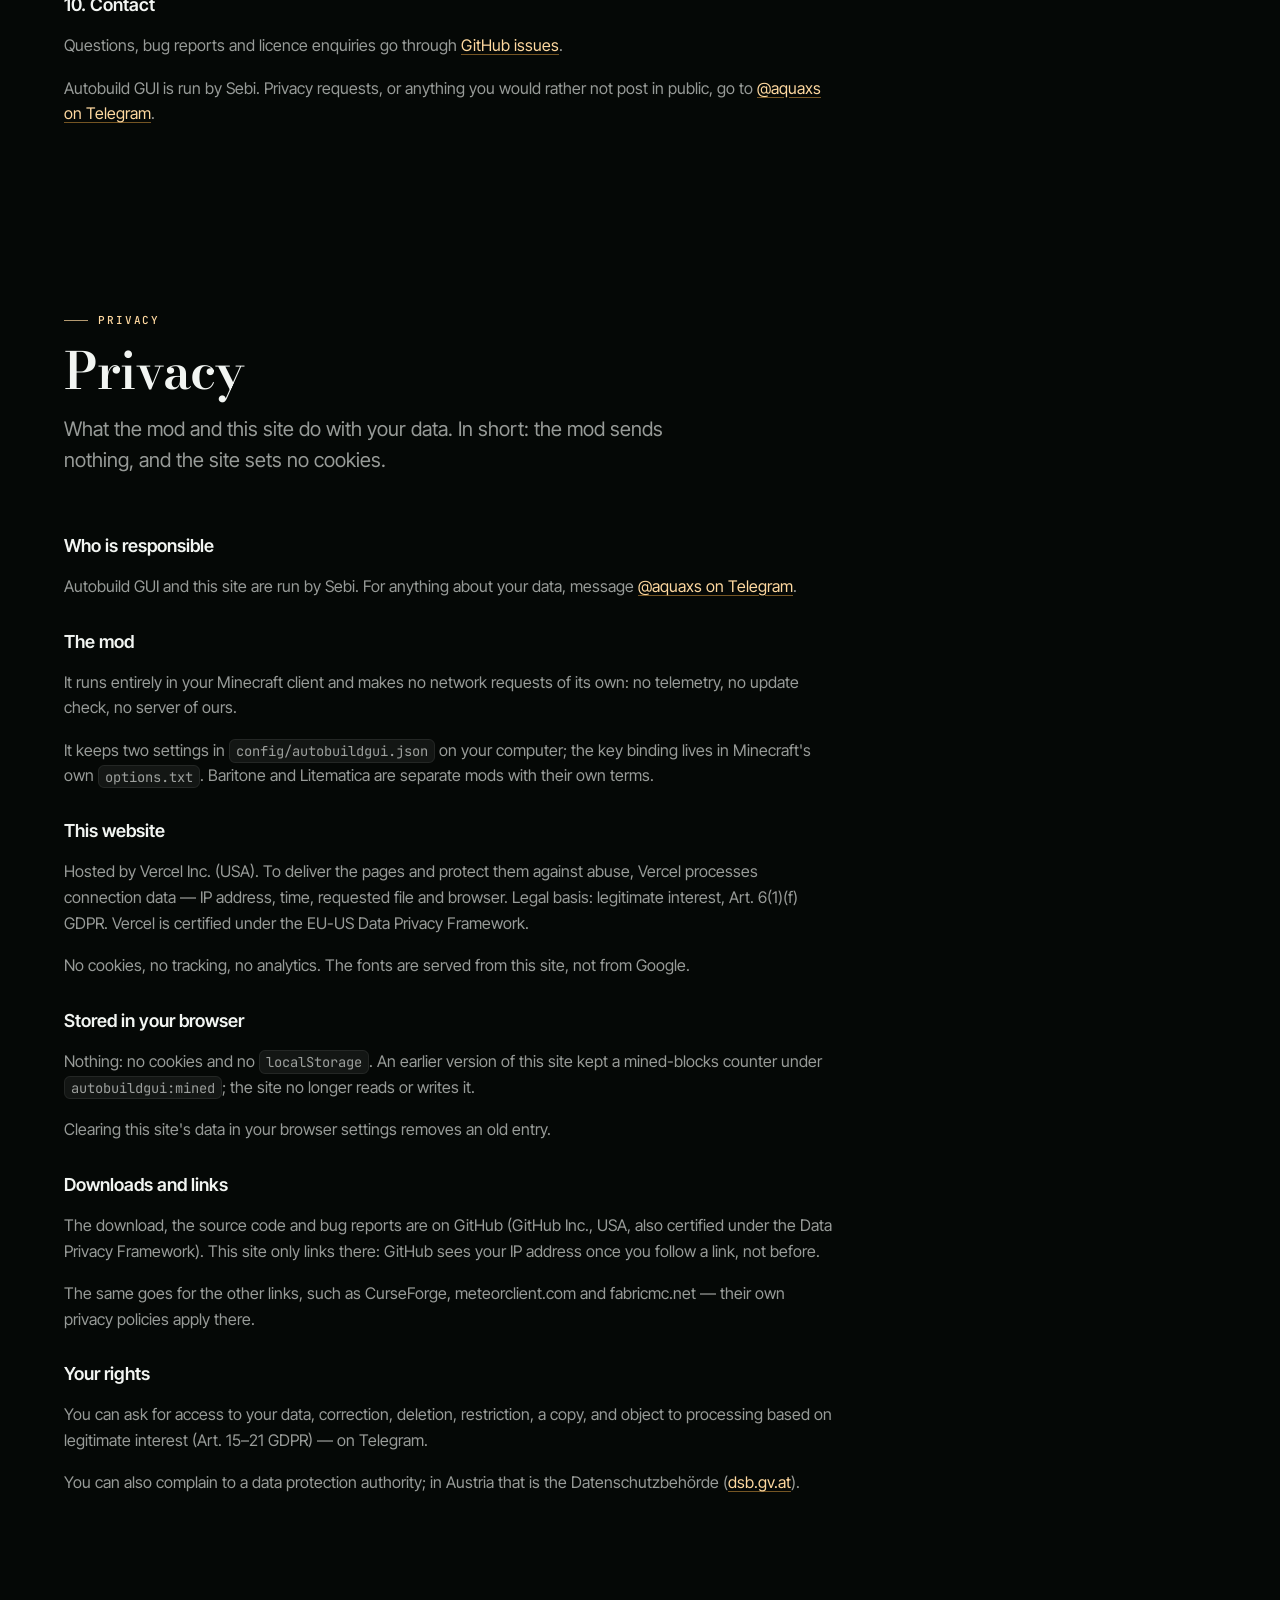
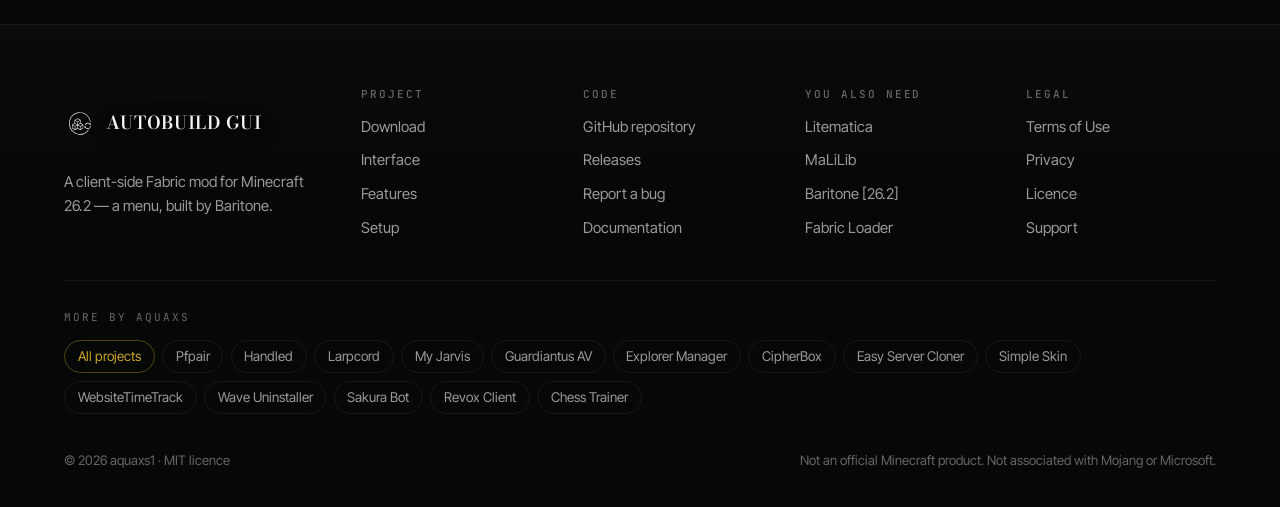
<file: site/terms.html>
<!DOCTYPE html>
<html lang="en">
<head>
  <meta charset="utf-8">
  <meta name="viewport" content="width=device-width, initial-scale=1">
  <title>Terms of Use — Autobuild GUI</title>
  <meta name="description" content="Licence, acceptable use, warranty, privacy and third-party terms for the Autobuild GUI mod and this website.">
  <link rel="canonical" href="https://autobuild-gui.vercel.app/terms">
  <meta name="theme-color" content="#050806">
  <meta name="color-scheme" content="dark">
  <meta property="og:type" content="website">
  <meta property="og:site_name" content="Autobuild GUI">
  <meta property="og:title" content="Terms of Use — Autobuild GUI">
  <meta property="og:description" content="Licence, acceptable use, warranty, privacy and third-party terms for the Autobuild GUI mod and this website.">
  <meta property="og:url" content="https://autobuild-gui.vercel.app/terms">
  <meta property="og:image" content="https://autobuild-gui.vercel.app/assets/og.png">
  <meta property="og:image:width" content="1200">
  <meta property="og:image:height" content="630">
  <meta name="twitter:card" content="summary_large_image">
  <link rel="icon" href="assets/favicon.svg" type="image/svg+xml">
  <link rel="apple-touch-icon" href="assets/apple-touch-icon.png">
  <link rel="preload" href="assets/aqx/fonts/bodoni-moda-latin-600-normal.woff2" as="font" type="font/woff2" crossorigin>
  <link rel="preload" href="assets/aqx/fonts/inter-tight-latin-wght-normal.woff2" as="font" type="font/woff2" crossorigin>
  <link rel="stylesheet" href="assets/aqx/aqx.css">
  <link rel="stylesheet" href="assets/site.css">
  <script src="assets/aqx/boot.js"></script>
  <script type="module" src="assets/aqx/aqx.js"></script>
</head>
<body>
  <a class="skip" href="#main">Skip to content</a>
  <canvas class="aqx-sky" aria-hidden="true"></canvas>
  <div class="aqx-aura" aria-hidden="true"></div>
  <div class="aqx-progress" aria-hidden="true"></div>

  <header class="nav" data-stuck="false" data-open="false">
    <div class="nav-inner">
      <a class="brand" href="./" aria-label="Autobuild GUI home"><img src="assets/logo.svg" alt="" width="32" height="32"><span>Autobuild GUI</span></a>
      <button class="nav-toggle" type="button" aria-label="Menu" aria-expanded="false" aria-controls="nav-links"><span></span></button>
      <ul class="nav-links" id="nav-links">
        <li><a href="./#interface">Interface</a></li>
        <li><a href="./#features">Features</a></li>
        <li><a href="./#setup">Setup</a></li>
        <li><a href="https://github.com/aquaxs1/Autobuild-GUI" rel="noopener">GitHub</a></li>
        <li><a class="btn btn-primary btn-sm" href="download">Download</a></li>
      </ul>
    </div>
  </header>

  <main id="main">
<header class="page-head">
      <div class="stage" data-scene="assets/scene.js" data-mode="mini" aria-hidden="true"><canvas></canvas></div>
      <div class="page-head-inner">
        <span class="eyebrow">Legal</span>
        <h1>Terms of use</h1>
        <p class="lead">Short and without small print — but do read the point about servers.</p>
      </div>
    </header>

    <section class="sec">
      <div class="wrap">
        <div class="prose reveal">
            <h3>1. What these terms cover</h3>
            <p>They cover the Autobuild GUI mod and this website. Installing or using the mod means you accept them. If you do not, do not install it.</p>
            <h3>2. Licence</h3>
            <p><a href="https://github.com/aquaxs1/Autobuild-GUI/blob/main/LICENSE" rel="noopener">MIT licensed</a> — use it, modify it, share it, and keep the copyright notice with it.</p>
            <h3>3. Acceptable use</h3>
            <p>The mod automates building through Baritone. Many servers forbid automation of any kind, and enforcing that is the server's call, not ours.</p>
            <p>Check the rules of every server you join before you use it. Bans are your responsibility.</p>
            <h3>4. No warranty</h3>
            <p>Provided "as is", without warranty of any kind. There is no promise that it works, that it keeps working, or that a future Minecraft version will not break it.</p>
            <h3>5. Limitation of liability</h3>
            <p>To the extent the law allows, the author is not liable for damage arising from use of the mod — lost builds, lost items, or a banned account included.</p>
            <h3>6. Third-party components</h3>
            <p>Baritone, Litematica, MaLiLib, Fabric and Minecraft are separate projects under their own licences, including the <a href="https://www.minecraft.net/eula" rel="noopener">Mojang EULA</a>. None of them are bundled with this mod, and their terms apply on top of these.</p>
            <h3>7. Trademarks and affiliation</h3>
            <p>An unofficial, independent project. Not affiliated with Mojang, Microsoft, or the authors of Baritone, Litematica or MaLiLib. All trademarks stay with their owners.</p>
            <h3>8. Privacy</h3>
            <p>The mod sends nothing anywhere. This site sets no cookies and loads nothing from other hosts; its host sees your IP address to deliver the pages.</p>
            <p>The details are under <a href="#privacy">Privacy</a> below.</p>
            <h3>9. Changes</h3>
            <p>These terms may change with new releases. The version published here is the one that applies, and the date below says when it last moved.</p>
            <h3>10. Contact</h3>
            <p>Questions, bug reports and licence enquiries go through <a href="https://github.com/aquaxs1/Autobuild-GUI/issues" rel="noopener">GitHub issues</a>.</p>
            <p>Autobuild GUI is run by Sebi. Privacy requests, or anything you would rather not post in public, go to <a href="https://t.me/aquaxs" rel="noopener">@aquaxs on Telegram</a>.</p>
        </div>
        <div class="prose reveal">
          <p>Last updated: 16 November 2026 · subject to change.</p>
        </div>
      </div>
    </section>

    <section class="sec" id="privacy">
      <div class="wrap">
        <div class="sec-head reveal">
          <span class="eyebrow">Privacy</span>
          <h2>Privacy</h2>
          <p class="lead">What the mod and this site do with your data. In short: the mod sends nothing, and the site sets no cookies.</p>
        </div>
        <div class="prose reveal">
            <h3>Who is responsible</h3>
            <p>Autobuild GUI and this site are run by Sebi. For anything about your data, message <a href="https://t.me/aquaxs" rel="noopener">@aquaxs on Telegram</a>.</p>
            <h3>The mod</h3>
            <p>It runs entirely in your Minecraft client and makes no network requests of its own: no telemetry, no update check, no server of ours.</p>
            <p>It keeps two settings in <code>config/autobuildgui.json</code> on your computer; the key binding lives in Minecraft's own <code>options.txt</code>. Baritone and Litematica are separate mods with their own terms.</p>
            <h3>This website</h3>
            <p>Hosted by Vercel Inc. (USA). To deliver the pages and protect them against abuse, Vercel processes connection data — IP address, time, requested file and browser. Legal basis: legitimate interest, Art. 6(1)(f) GDPR. Vercel is certified under the EU-US Data Privacy Framework.</p>
            <p>No cookies, no tracking, no analytics. The fonts are served from this site, not from Google.</p>
            <h3>Stored in your browser</h3>
            <p>Nothing: no cookies and no <code>localStorage</code>. An earlier version of this site kept a mined-blocks counter under <code>autobuildgui:mined</code>; the site no longer reads or writes it.</p>
            <p>Clearing this site's data in your browser settings removes an old entry.</p>
            <h3>Downloads and links</h3>
            <p>The download, the source code and bug reports are on GitHub (GitHub Inc., USA, also certified under the Data Privacy Framework). This site only links there: GitHub sees your IP address once you follow a link, not before.</p>
            <p>The same goes for the other links, such as CurseForge, meteorclient.com and fabricmc.net — their own privacy policies apply there.</p>
            <h3>Your rights</h3>
            <p>You can ask for access to your data, correction, deletion, restriction, a copy, and object to processing based on legitimate interest (Art. 15–21 GDPR) — on Telegram.</p>
            <p>You can also complain to a data protection authority; in Austria that is the Datenschutzbehörde (<a href="https://www.dsb.gv.at" rel="noopener">dsb.gv.at</a>).</p>
        </div>
      </div>
    </section>
  </main>

  <footer class="footer">
    <div class="footer-inner">
      <div class="footer-top">
        <div class="footer-about">
          <a class="brand" href="./"><img src="assets/logo.svg" alt="" width="32" height="32" loading="lazy"><span>Autobuild GUI</span></a>
          <p>A client-side Fabric mod for Minecraft 26.2 — a menu, built by Baritone.</p>
        </div>
        <nav class="footer-col" aria-label="Project">
          <h2>Project</h2>
          <ul>
            <li><a href="download">Download</a></li>
            <li><a href="./#interface">Interface</a></li>
            <li><a href="./#features">Features</a></li>
            <li><a href="./#setup">Setup</a></li>
          </ul>
        </nav>
        <nav class="footer-col" aria-label="Code">
          <h2>Code</h2>
          <ul>
            <li><a href="https://github.com/aquaxs1/Autobuild-GUI" rel="noopener">GitHub repository</a></li>
            <li><a href="https://github.com/aquaxs1/Autobuild-GUI/releases" rel="noopener">Releases</a></li>
            <li><a href="https://github.com/aquaxs1/Autobuild-GUI/issues" rel="noopener">Report a bug</a></li>
            <li><a href="https://github.com/aquaxs1/Autobuild-GUI#readme" rel="noopener">Documentation</a></li>
          </ul>
        </nav>
        <nav class="footer-col" aria-label="You also need">
          <h2>You also need</h2>
          <ul>
            <li><a href="https://www.curseforge.com/minecraft/mc-mods/litematica" rel="noopener">Litematica</a></li>
            <li><a href="https://www.curseforge.com/minecraft/mc-mods/malilib" rel="noopener">MaLiLib</a></li>
            <li><a href="https://meteorclient.com" rel="noopener">Baritone [26.2]</a></li>
            <li><a href="https://fabricmc.net/use/installer/" rel="noopener">Fabric Loader</a></li>
          </ul>
        </nav>
        <nav class="footer-col" aria-label="Legal">
          <h2>Legal</h2>
          <ul>
            <li><a href="terms">Terms of Use</a></li>
            <li><a href="terms#privacy">Privacy</a></li>
            <li><a href="https://github.com/aquaxs1/Autobuild-GUI/blob/main/LICENSE" rel="noopener">Licence</a></li>
            <li><a href="https://github.com/aquaxs1/Autobuild-GUI/issues" rel="noopener">Support</a></li>
          </ul>
        </nav>
      </div>
      <div class="family">
        <span class="family-label">More by AquAxs</span>
        <ul>
          <li><a href="https://aqua.is-a.dev/portfolio" data-home rel="noopener">All projects</a></li>
          <li><a href="https://pfpair.app/" rel="noopener">Pfpair</a></li>
          <li><a href="https://handled-market.vercel.app/" rel="noopener">Handled</a></li>
          <li><a href="https://larpcorddc.vercel.app/" rel="noopener">Larpcord</a></li>
          <li><a href="https://mybluejarvis.vercel.app/" rel="noopener">My Jarvis</a></li>
          <li><a href="https://guardiantus-av.vercel.app/" rel="noopener">Guardiantus AV</a></li>
          <li><a href="https://explorer-manager.vercel.app/" rel="noopener">Explorer Manager</a></li>
          <li><a href="https://cipher-box-file-encrypter.vercel.app/" rel="noopener">CipherBox</a></li>
          <li><a href="https://easy-cloner.vercel.app/" rel="noopener">Easy Server Cloner</a></li>
          <li><a href="https://simple-skin.vercel.app/" rel="noopener">Simple Skin</a></li>
          <li><a href="https://timetrackerextension.vercel.app/" rel="noopener">WebsiteTimeTrack</a></li>
          <li><a href="https://wave-uninstaller.vercel.app/" rel="noopener">Wave Uninstaller</a></li>
          <li><a href="https://discord-sakurabot.vercel.app/" rel="noopener">Sakura Bot</a></li>
          <li><a href="https://revox-client.vercel.app/" rel="noopener">Revox Client</a></li>
          <li><a href="https://chesstrainer.cc.cd/" rel="noopener">Chess Trainer</a></li>
        </ul>
      </div>
      <div class="footer-legal">
        <p>© 2026 aquaxs1 · MIT licence</p>
        <p>Not an official Minecraft product. Not associated with Mojang or Microsoft.</p>
      </div>
    </div>
  </footer>
</body>
</html>
</file>
<file: site/assets/aqx/aqx.css>
/*
 * AQX — the shared look of the AquAxs project sites.
 *
 * Taken from aqua.is-a.dev: a black canvas with slow white dots, glass cards
 * that tilt towards the pointer, Bodoni Moda for display type, Inter Tight for
 * text and JetBrains Mono for labels. Every project sets its own accent with
 * --ac / --ac-hi in its site.css; nothing else changes between sites.
 *
 * No external requests: fonts are served from ./fonts.
 */

/* ------------------------------------------------------------------ Fonts */

@font-face {
  font-family: 'Bodoni Moda';
  font-style: normal;
  font-weight: 600;
  font-display: swap;
  src: url('fonts/bodoni-moda-latin-600-normal.woff2') format('woff2');
}

@font-face {
  font-family: 'Bodoni Moda';
  font-style: italic;
  font-weight: 600;
  font-display: swap;
  src: url('fonts/bodoni-moda-latin-600-italic.woff2') format('woff2');
}

@font-face {
  font-family: 'Bodoni Moda';
  font-style: normal;
  font-weight: 700;
  font-display: swap;
  src: url('fonts/bodoni-moda-latin-700-normal.woff2') format('woff2');
}

@font-face {
  font-family: 'Inter Tight';
  font-style: normal;
  font-weight: 100 900;
  font-display: swap;
  src: url('fonts/inter-tight-latin-wght-normal.woff2') format('woff2');
}

@font-face {
  font-family: 'JetBrains Mono';
  font-style: normal;
  font-weight: 400;
  font-display: swap;
  src: url('fonts/jetbrains-mono-latin-400-normal.woff2') format('woff2');
}

@font-face {
  font-family: 'JetBrains Mono';
  font-style: normal;
  font-weight: 500;
  font-display: swap;
  src: url('fonts/jetbrains-mono-latin-500-normal.woff2') format('woff2');
}

/* ----------------------------------------------------------------- Tokens */

:root {
  --canvas: #050806;
  --fg: #f2f5f2;
  --muted: rgba(242, 245, 242, 0.62);
  --faint: rgba(242, 245, 242, 0.4);
  --glass: rgba(255, 255, 255, 0.05);
  --line: rgba(255, 255, 255, 0.12);
  --line-soft: rgba(255, 255, 255, 0.07);
  --gold: #c9a227;
  --bad: #ff6b6b;

  /* The project's accent. site.css overrides these two. */
  --ac: #3be07a;
  --ac-hi: #7df0a8;
  --ac-ink: #04120a;

  --font-display: 'Bodoni Moda', 'Bodoni 72', Didot, 'Times New Roman', serif;
  --font-body: 'Inter Tight', system-ui, -apple-system, 'Segoe UI', sans-serif;
  --font-mono: 'JetBrains Mono', ui-monospace, 'SF Mono', Consolas, monospace;

  --shell-pad: clamp(1.25rem, 4vw, 3rem);
  --maxw: 72rem;
  --radius: 20px;
  --ease: cubic-bezier(0.22, 0.7, 0.2, 1);
}

/* ------------------------------------------------------------------- Base */

*,
*::before,
*::after {
  box-sizing: border-box;
}

html {
  background-color: var(--canvas);
  color-scheme: dark;
  -webkit-text-size-adjust: 100%;
  text-size-adjust: 100%;
  scroll-padding-top: 5.5rem;
}

body {
  margin: 0;
  /* No background of its own: it would cover the fixed layers behind it. */
  background: transparent;
  color: var(--fg);
  font-family: var(--font-body);
  font-size: 1rem;
  line-height: 1.6;
  min-height: 100svh;
  overflow-x: hidden;
  overflow-x: clip;
  -webkit-font-smoothing: antialiased;
  text-rendering: optimizeLegibility;
}

::selection {
  background: var(--ac);
  color: var(--ac-ink);
}

:focus-visible {
  outline: 2px solid var(--ac-hi);
  outline-offset: 3px;
  border-radius: 6px;
}

img,
svg,
canvas,
video {
  max-width: 100%;
}

img {
  height: auto;
}

a {
  color: inherit;
}

h1,
h2,
h3,
h4,
p,
ul,
ol,
figure,
dl,
dd {
  margin: 0;
}

button {
  font: inherit;
  color: inherit;
}

[hidden] {
  display: none !important;
}

.sr-only {
  position: absolute;
  width: 1px;
  height: 1px;
  overflow: hidden;
  clip: rect(0 0 0 0);
  white-space: nowrap;
}

.skip {
  position: fixed;
  left: 1rem;
  top: -4rem;
  z-index: 200;
  padding: 0.6rem 1rem;
  border-radius: 10px;
  background: var(--fg);
  color: var(--canvas);
  text-decoration: none;
  transition: top 160ms ease;
}

.skip:focus {
  top: 1rem;
}

/* ------------------------------------------------------- Background layers */

/* The portfolio's sky: slow white dots on black, never clickable. */
.aqx-sky {
  position: fixed;
  inset: 0;
  width: 100%;
  height: 100%;
  z-index: -2;
  pointer-events: none;
}

/* A faint wash of the accent, so black does not read as empty. */
.aqx-aura {
  position: fixed;
  inset: 0;
  z-index: -1;
  pointer-events: none;
  background:
    radial-gradient(60rem 34rem at 78% -8%, color-mix(in srgb, var(--ac) 16%, transparent), transparent 70%),
    radial-gradient(44rem 30rem at -6% 38%, color-mix(in srgb, var(--ac) 7%, transparent), transparent 70%),
    radial-gradient(50rem 34rem at 104% 82%, color-mix(in srgb, var(--gold) 6%, transparent), transparent 70%);
}

/* The reading position: a hairline that grows with the scroll. */
.aqx-progress {
  position: fixed;
  inset: 0 0 auto 0;
  height: 2px;
  z-index: 60;
  transform-origin: 0 50%;
  transform: scaleX(var(--scroll, 0));
  background: linear-gradient(90deg, var(--ac), var(--ac-hi));
  pointer-events: none;
}

/* ------------------------------------------------------------------- Type */

.eyebrow {
  display: inline-flex;
  align-items: center;
  gap: 0.6rem;
  font-family: var(--font-mono);
  font-size: 0.6875rem;
  font-weight: 500;
  line-height: 1.4;
  letter-spacing: 0.18em;
  text-transform: uppercase;
  color: var(--ac-hi);
}

.eyebrow::before {
  content: '';
  width: 1.5rem;
  height: 1px;
  background: currentColor;
  opacity: 0.7;
}

.display,
h1,
h2 {
  font-family: var(--font-display);
  font-weight: 600;
  letter-spacing: -0.015em;
  text-wrap: balance;
}

h1 {
  font-size: clamp(2.6rem, 5.4vw + 0.9rem, 5.75rem);
  line-height: 0.99;
}

h2 {
  font-size: clamp(1.95rem, 2.6vw + 1.1rem, 3.3rem);
  line-height: 1.04;
}

/* The one flourish: Bodoni's italic in the accent, for the word that matters. */
h1 em,
h2 em {
  font-style: italic;
  background: linear-gradient(100deg, var(--ac-hi), var(--ac) 55%, color-mix(in srgb, var(--ac) 60%, var(--gold)));
  -webkit-background-clip: text;
  background-clip: text;
  color: transparent;
  padding-inline-end: 0.06em;
}

h3 {
  font-family: var(--font-display);
  font-size: 1.0625rem;
  font-weight: 600;
  letter-spacing: 0.02em;
  line-height: 1.25;
  text-transform: uppercase;
}

h4 {
  font-size: 1rem;
  font-weight: 600;
  line-height: 1.35;
}

.lead {
  font-size: clamp(1.05rem, 0.5vw + 0.95rem, 1.25rem);
  line-height: 1.55;
  color: var(--muted);
  max-width: 40rem;
  text-wrap: pretty;
}

.muted {
  color: var(--muted);
}

.mono,
code,
kbd,
samp,
pre {
  font-family: var(--font-mono);
}

code,
kbd {
  font-size: 0.86em;
  padding: 0.12em 0.42em;
  border-radius: 6px;
  border: 1px solid var(--line-soft);
  background: rgba(255, 255, 255, 0.06);
  overflow-wrap: anywhere;
}

kbd {
  border-bottom-width: 2px;
}

/* ----------------------------------------------------------------- Layout */

.wrap {
  width: min(100% - 2 * var(--shell-pad), var(--maxw));
  margin-inline: auto;
}

.sec {
  position: relative;
  padding-block: clamp(2rem, 4vw, 3.5rem);
}

/* A section that opens with a heading starts a new thought: more air above. */
.sec:has(.sec-head),
.sec:has(.split),
.sec:has(.cta) {
  padding-top: clamp(3.5rem, 7vw, 6.5rem);
}

.sec-head {
  display: grid;
  gap: 1rem;
  justify-items: start;
  margin-bottom: clamp(1.75rem, 3.5vw, 3rem);
  max-width: 46rem;
}

.sec-head.center {
  justify-items: center;
  text-align: center;
  margin-inline: auto;
}

.stack {
  display: grid;
  gap: 1.1rem;
  justify-items: start;
}

.stack > * {
  min-width: 0;
}

.btn-row {
  display: flex;
  flex-wrap: wrap;
  gap: 0.75rem;
  align-items: center;
}

/* A row of buttons that closes a section keeps its distance from what it closes. */
.wrap > .btn-row:not(:first-child) {
  margin-top: 1.6rem;
}

/* Blocks that follow one another inside a section keep their distance. */
.wrap > :is(.cards, .steps, .table-wrap, .note, .flow, .faq, .prose, .split, .stats, .panel, .cta, .tabs, pre) + :is(.cards, .steps, .table-wrap, .note, .flow, .faq, .prose, .split, .stats, .panel, .cta, .tabs, pre) {
  margin-top: 1.25rem;
}

/* ---------------------------------------------------------------- Buttons */

.btn {
  --tx: 0px;
  --ty: 0px;
  position: relative;
  display: inline-flex;
  align-items: center;
  justify-content: center;
  gap: 0.55rem;
  min-height: 3rem;
  padding: 0.6rem 1.45rem;
  border-radius: 999px;
  border: 1px solid var(--line);
  background: linear-gradient(135deg, rgba(255, 255, 255, 0.09), rgba(255, 255, 255, 0.03));
  color: var(--fg);
  font-weight: 600;
  font-size: 0.97rem;
  line-height: 1.2;
  text-decoration: none;
  cursor: pointer;
  transform: translate(var(--tx), var(--ty));
  transition:
    transform 260ms var(--ease),
    box-shadow 260ms ease,
    border-color 200ms ease,
    background-color 200ms ease;
  box-shadow: inset 0 1px 0 rgba(255, 255, 255, 0.16);
  -webkit-tap-highlight-color: transparent;
}

.btn:hover {
  border-color: color-mix(in srgb, var(--ac) 55%, transparent);
  box-shadow:
    inset 0 1px 0 rgba(255, 255, 255, 0.22),
    0 10px 30px -14px color-mix(in srgb, var(--ac) 70%, transparent);
}

.btn svg {
  width: 1.05em;
  height: 1.05em;
  flex: none;
}

.btn-primary {
  border-color: transparent;
  background: linear-gradient(135deg, var(--ac-hi), var(--ac));
  color: var(--ac-ink);
  box-shadow:
    inset 0 1px 0 rgba(255, 255, 255, 0.45),
    0 12px 34px -14px color-mix(in srgb, var(--ac) 85%, transparent);
}

.btn-primary:hover {
  border-color: transparent;
  box-shadow:
    inset 0 1px 0 rgba(255, 255, 255, 0.55),
    0 16px 44px -12px color-mix(in srgb, var(--ac) 95%, transparent);
}

.btn-sm {
  min-height: 2.4rem;
  padding: 0.4rem 1.05rem;
  font-size: 0.88rem;
}

.btn-lg {
  min-height: 3.4rem;
  padding: 0.75rem 1.8rem;
  font-size: 1.03rem;
}

.textlink {
  color: var(--ac-hi);
  text-decoration: underline;
  text-decoration-color: color-mix(in srgb, var(--ac) 45%, transparent);
  text-underline-offset: 0.2em;
}

.textlink:hover {
  text-decoration-color: currentColor;
}

/* ---------------------------------------------------------------- Header */

.nav {
  position: fixed;
  inset: 0 0 auto 0;
  z-index: 50;
  padding: 0.8rem var(--shell-pad);
  transition:
    background-color 260ms ease,
    border-color 260ms ease,
    padding 260ms ease;
  border-bottom: 1px solid transparent;
}

.nav[data-stuck='true'] {
  padding-block: 0.5rem;
  background: rgba(5, 8, 6, 0.72);
  border-bottom-color: var(--line-soft);
  -webkit-backdrop-filter: blur(14px) saturate(140%);
  backdrop-filter: blur(14px) saturate(140%);
}

.nav-inner {
  display: flex;
  align-items: center;
  justify-content: space-between;
  gap: 1rem;
  width: min(100%, var(--maxw));
  margin-inline: auto;
}

.brand {
  display: inline-flex;
  align-items: center;
  gap: 0.65rem;
  min-height: 2.75rem;
  font-family: var(--font-display);
  font-weight: 600;
  font-size: 1.12rem;
  letter-spacing: 0.04em;
  text-transform: uppercase;
  text-decoration: none;
  text-shadow: 0 2px 18px rgba(5, 8, 6, 0.85);
  white-space: nowrap;
}

.brand img,
.brand svg {
  width: 2rem;
  height: 2rem;
  flex: none;
  border-radius: 9px;
  object-fit: contain;
}

.nav-links {
  display: flex;
  align-items: center;
  gap: clamp(0.25rem, 1.2vw, 1.1rem);
  list-style: none;
  padding: 0;
}

.nav-links a:not(.btn) {
  display: inline-flex;
  align-items: center;
  min-height: 2.75rem;
  padding: 0 0.55rem;
  font-size: 0.9rem;
  color: var(--muted);
  text-decoration: none;
  transition: color 160ms ease;
}

.nav-links a:not(.btn):hover,
.nav-links a[aria-current='page'] {
  color: var(--fg);
}

.nav-toggle {
  display: none;
  place-items: center;
  width: 2.75rem;
  height: 2.75rem;
  border: 0;
  border-radius: 12px;
  background: transparent;
  cursor: pointer;
}

.nav-toggle span,
.nav-toggle span::before,
.nav-toggle span::after {
  display: block;
  width: 1.3rem;
  height: 2px;
  border-radius: 2px;
  background: var(--fg);
  transition:
    transform 260ms var(--ease),
    opacity 160ms ease;
}

.nav-toggle span {
  position: relative;
}

.nav-toggle span::before,
.nav-toggle span::after {
  content: '';
  position: absolute;
  left: 0;
}

.nav-toggle span::before {
  top: -6px;
}

.nav-toggle span::after {
  top: 6px;
}

.nav-toggle[aria-expanded='true'] span {
  background: transparent;
}

.nav-toggle[aria-expanded='true'] span::before {
  transform: translateY(6px) rotate(45deg);
}

.nav-toggle[aria-expanded='true'] span::after {
  transform: translateY(-6px) rotate(-45deg);
}

@media (max-width: 860px) {
  .nav-toggle {
    display: grid;
  }

  .nav-links {
    position: fixed;
    inset: 0;
    z-index: -1;
    flex-direction: column;
    align-items: stretch;
    justify-content: center;
    gap: 0.25rem;
    padding: 5rem var(--shell-pad) 2rem;
    background: rgba(5, 8, 6, 0.94);
    -webkit-backdrop-filter: blur(18px);
    backdrop-filter: blur(18px);
    opacity: 0;
    visibility: hidden;
    transform: translateY(-8px);
    transition:
      opacity 220ms ease,
      transform 260ms var(--ease),
      visibility 220ms ease;
  }

  .nav[data-open='true'] .nav-links {
    opacity: 1;
    visibility: visible;
    transform: none;
  }

  .nav-links a:not(.btn) {
    min-height: 3.4rem;
    padding: 0;
    font-family: var(--font-display);
    font-size: 1.7rem;
    color: var(--fg);
    border-bottom: 1px solid var(--line-soft);
  }

  .nav-links .btn {
    margin-top: 1.25rem;
    min-height: 3.4rem;
  }
}

/* ------------------------------------------------------------------- Hero */

.hero {
  position: relative;
  isolation: isolate;
  display: grid;
  align-items: center;
  min-height: min(100svh, 56rem);
  padding: 7.5rem var(--shell-pad) 4.5rem;
  overflow: hidden;
  overflow: clip;
}

/* The 3D stage fills the hero; the scene keeps its subject on the right. */
.stage {
  position: absolute;
  inset: 0;
  z-index: -1;
  touch-action: pan-y;
}

.stage canvas {
  display: block;
  width: 100%;
  height: 100%;
  opacity: 0;
  transition: opacity 900ms ease;
}

.stage[data-ready='true'] canvas {
  opacity: 1;
}

/* Before WebGL is up, and wherever it never comes up: a glow in the accent. */
.stage::before {
  content: '';
  position: absolute;
  right: 6%;
  top: 50%;
  width: min(46vw, 34rem);
  aspect-ratio: 1;
  transform: translateY(-50%);
  border-radius: 50%;
  background:
    radial-gradient(closest-side, color-mix(in srgb, var(--ac) 34%, transparent), transparent 72%),
    radial-gradient(closest-side at 62% 38%, color-mix(in srgb, var(--ac-hi) 22%, transparent), transparent 60%);
  filter: blur(8px);
  transition: opacity 900ms ease;
}

.stage[data-ready='true']::before {
  opacity: 0.35;
}

/* Soft edges: the scene sinks into the page instead of ending at a line. */
.hero::after {
  content: '';
  position: absolute;
  inset: auto 0 0 0;
  height: 9rem;
  z-index: -1;
  background: linear-gradient(to bottom, transparent, var(--canvas));
  pointer-events: none;
}

.hero-inner {
  width: min(100%, var(--maxw));
  margin-inline: auto;
  /* Clicks fall through to the stage, except on the copy itself. */
  pointer-events: none;
}

.hero-copy {
  display: grid;
  gap: 1.35rem;
  justify-items: start;
  max-width: 37rem;
}

.hero-copy > * {
  pointer-events: auto;
}

.hero-copy .lead {
  max-width: 33rem;
}

.hero-note {
  font-family: var(--font-mono);
  font-size: 0.72rem;
  letter-spacing: 0.06em;
  color: var(--faint);
}

.hero-hint {
  position: absolute;
  right: var(--shell-pad);
  bottom: 2.1rem;
  display: inline-flex;
  align-items: center;
  gap: 0.85rem;
  font-family: var(--font-mono);
  font-size: 0.6875rem;
  letter-spacing: 0.14em;
  text-transform: uppercase;
  color: var(--faint);
  pointer-events: none;
}

.hero-hint::before {
  content: '';
  width: 0.45rem;
  height: 0.45rem;
  border-radius: 50%;
  background: var(--ac);
  box-shadow: 0 0 0 0 color-mix(in srgb, var(--ac) 60%, transparent);
  animation: aqx-ping 2.4s ease-out infinite;
}

@keyframes aqx-ping {
  0% {
    box-shadow: 0 0 0 0 color-mix(in srgb, var(--ac) 60%, transparent);
  }
  100% {
    box-shadow: 0 0 0 0.55rem transparent;
  }
}

/* The line under the headline that types itself, as on the portfolio. */
.typed {
  min-height: 1.5em;
  font-family: var(--font-mono);
  font-size: 0.85rem;
  color: var(--muted);
}

.typed::after {
  content: '';
  display: inline-block;
  width: 1px;
  height: 1.05em;
  margin-left: 2px;
  vertical-align: -0.15em;
  background: var(--ac-hi);
  animation: aqx-caret 1s steps(1) infinite;
}

@keyframes aqx-caret {
  50% {
    opacity: 0;
  }
}

@media (max-width: 860px) {
  .hero {
    align-items: end;
    min-height: min(100svh, 50rem);
    padding-top: clamp(19rem, 46svh, 26rem);
    padding-bottom: 3.5rem;
  }

  .stage::before {
    right: 50%;
    top: 24%;
    width: min(80vw, 24rem);
    transform: translate(50%, -50%);
  }

  /* On a phone the subject sits above the copy; fade it out behind the text. */
  .hero::before {
    content: '';
    position: absolute;
    inset: 28% 0 0 0;
    z-index: -1;
    background: linear-gradient(to bottom, transparent, rgba(5, 8, 6, 0.9) 24%, var(--canvas) 52%);
    pointer-events: none;
  }

  .hero-hint {
    display: none;
  }
}

/* The header of every page that is not the landing page. */
.page-head {
  position: relative;
  isolation: isolate;
  padding: clamp(8rem, 14vw, 11rem) var(--shell-pad) clamp(2rem, 4vw, 3.5rem);
  overflow: hidden;
  overflow: clip;
}

.page-head .stage {
  inset: 0 0 0 auto;
  width: min(52%, 40rem);
  -webkit-mask-image: radial-gradient(closest-side, #000 55%, transparent);
  mask-image: radial-gradient(closest-side, #000 55%, transparent);
}

.page-head .stage::before {
  display: none;
}

.page-head-inner {
  width: min(100%, var(--maxw));
  margin-inline: auto;
  display: grid;
  gap: 1.1rem;
  justify-items: start;
  pointer-events: none;
}

.page-head-inner > * {
  pointer-events: auto;
  max-width: 44rem;
}

.page-head h1 {
  font-size: clamp(2.3rem, 4vw + 1rem, 4.4rem);
}

@media (max-width: 860px) {
  .page-head .stage {
    inset: 0 -12% auto auto;
    width: 74%;
    height: 64%;
    opacity: 0.5;
  }
}

/* ------------------------------------------------------------- Glass card */

/*
 * The portfolio's card: understated glass, a highlight along the top, a
 * reflection that follows the pointer (--gx / --gy) and a slight tilt
 * (--rx / --ry). aqx.js sets the four variables; without it the card rests.
 */
.card {
  position: relative;
  display: grid;
  align-content: start;
  gap: 0.7rem;
  min-width: 0;
  padding: 1.35rem 1.4rem 1.45rem;
  border-radius: var(--radius);
  isolation: isolate;
  border: 1px solid var(--line);
  background: linear-gradient(135deg, rgba(255, 255, 255, 0.07) 0%, rgba(255, 255, 255, 0.025) 45%, rgba(255, 255, 255, 0.05) 100%);
  box-shadow:
    inset 0 1px 0 rgba(255, 255, 255, 0.18),
    inset 0 0 14px rgba(255, 255, 255, 0.03),
    0 10px 26px -16px rgba(0, 0, 0, 0.7);
  transform: perspective(900px) rotateX(var(--rx, 0deg)) rotateY(var(--ry, 0deg));
  transition:
    transform 260ms ease,
    box-shadow 260ms ease,
    border-color 260ms ease;
}

.card::before {
  content: '';
  position: absolute;
  inset: 0;
  z-index: -1;
  border-radius: inherit;
  pointer-events: none;
  background: radial-gradient(11rem 11rem at var(--gx, 50%) var(--gy, 0%), color-mix(in srgb, var(--ac-hi) 16%, rgba(255, 255, 255, 0.1)), transparent 70%);
  opacity: 0;
  transition: opacity 260ms ease;
}

.card::after {
  content: '';
  position: absolute;
  inset: 0;
  z-index: -1;
  border-radius: inherit;
  pointer-events: none;
  background: linear-gradient(to bottom, rgba(255, 255, 255, 0.07), transparent 30%);
}

.card:hover,
.card:focus-within {
  border-color: color-mix(in srgb, var(--ac) 42%, transparent);
  box-shadow:
    inset 0 1px 0 rgba(255, 255, 255, 0.22),
    inset 0 0 16px rgba(255, 255, 255, 0.04),
    0 0 0 1px color-mix(in srgb, var(--ac) 16%, transparent),
    0 18px 40px -20px color-mix(in srgb, var(--ac) 50%, transparent);
}

.card:hover::before,
.card:focus-within::before {
  opacity: 1;
}

.card > p,
.card li {
  font-size: 0.94rem;
  line-height: 1.55;
  color: var(--muted);
}

.card > ul,
.card > ol {
  display: grid;
  gap: 0.4rem;
  padding: 0;
  list-style: none;
}

.card > ul > li {
  position: relative;
  padding-left: 1.05rem;
}

.card > ul > li::before {
  content: '';
  position: absolute;
  left: 0;
  top: 0.62em;
  width: 0.38rem;
  height: 0.38rem;
  border-radius: 50%;
  background: var(--ac);
  opacity: 0.85;
}

.card a:not(.btn) {
  color: var(--ac-hi);
}

/* The square tile that carries a card's icon. */
.icon {
  display: grid;
  place-items: center;
  width: 2.75rem;
  height: 2.75rem;
  border-radius: 14px;
  border: 1px solid rgba(255, 255, 255, 0.14);
  background:
    radial-gradient(120% 120% at 22% 0%, color-mix(in srgb, var(--ac) 46%, transparent), transparent 62%),
    linear-gradient(145deg, #0c120e, #050806 58%, color-mix(in srgb, var(--gold) 22%, #050806));
  box-shadow: inset 0 1px 0 rgba(255, 255, 255, 0.24);
  color: var(--fg);
  font-size: 1.25rem;
  line-height: 1;
}

.icon svg {
  width: 1.3rem;
  height: 1.3rem;
}

.cards {
  display: grid;
  grid-template-columns: repeat(auto-fit, minmax(min(100%, 17rem), 1fr));
  gap: 1rem;
}

.cards[data-cols='2'] {
  grid-template-columns: repeat(auto-fit, minmax(min(100%, 24rem), 1fr));
}

.cards[data-cols='3'] {
  grid-template-columns: repeat(auto-fit, minmax(min(100%, 19.5rem), 1fr));
}

.cards[data-cols='4'] {
  grid-template-columns: repeat(auto-fit, minmax(min(100%, 15.5rem), 1fr));
}

/* A label at the top of a card is as wide as its text, not as the card. */
.card > :is(.pill, .yes, .no, .maybe) {
  justify-self: start;
}

/* Two cards side by side: what you have without it, what you get with it. */
.card.minus > ul > li::before,
.card.plus > ul > li::before {
  top: 0.5em;
  width: 0.62rem;
  height: 0.62rem;
  border-radius: 0;
  background: none;
  opacity: 1;
}

.card.minus > ul > li::before {
  background:
    linear-gradient(45deg, transparent 43%, var(--faint) 43% 57%, transparent 57%),
    linear-gradient(-45deg, transparent 43%, var(--faint) 43% 57%, transparent 57%);
}

.card.plus > ul > li::before {
  width: 0.7rem;
  height: 0.4rem;
  top: 0.48em;
  border-left: 2px solid var(--ac-hi);
  border-bottom: 2px solid var(--ac-hi);
  transform: rotate(-45deg);
}

.card.plus {
  border-color: color-mix(in srgb, var(--ac) 34%, var(--line));
}

/*
 * A row of pictures you swipe through. The one in the middle faces you, the
 * others turn away into the depth (aqx.js sets --ry, --tz and --dim).
 */
.coverflow {
  display: flex;
  gap: clamp(0.75rem, 2vw, 1.5rem);
  overflow-x: auto;
  overscroll-behavior-x: contain;
  scroll-snap-type: x mandatory;
  padding: 2rem max(var(--shell-pad), calc(50% - 19rem)) 2.5rem;
  perspective: 1500px;
  scrollbar-width: none;
}

.coverflow::-webkit-scrollbar {
  display: none;
}

.coverflow > * {
  flex: 0 0 min(80vw, 38rem);
  min-width: 0;
  scroll-snap-align: center;
  transform: translateZ(var(--tz, 0px)) rotateY(var(--ry, 0deg));
  filter: brightness(var(--dim, 1));
  transition: filter 200ms ease;
  will-change: transform;
}

/* Whole screens rather than popups get more room. */
.coverflow.wide {
  padding-inline: max(var(--shell-pad), calc(50% - 27rem));
}

.coverflow.wide > * {
  flex-basis: min(86vw, 54rem);
}

.shot {
  display: grid;
  gap: 0.75rem;
  margin: 0;
}

.shot img,
.shot svg {
  display: block;
  width: 100%;
  height: auto;
  border-radius: calc(var(--radius) - 2px);
  border: 1px solid var(--line);
  background: rgba(255, 255, 255, 0.03);
  box-shadow:
    0 40px 80px -50px color-mix(in srgb, var(--ac) 70%, transparent),
    0 24px 50px -30px rgba(0, 0, 0, 0.9);
}

.shot figcaption {
  font-size: 0.9rem;
  color: var(--muted);
  text-align: center;
}

.shot figcaption b {
  display: block;
  color: var(--fg);
  font-family: var(--font-display);
  font-size: 1.05rem;
  letter-spacing: 0.02em;
  text-transform: uppercase;
}

/* A line of small print under a picture or a block. */
.fineprint {
  margin-top: 1.4rem;
  font-family: var(--font-mono);
  font-size: 0.72rem;
  letter-spacing: 0.04em;
  color: var(--faint);
  text-align: center;
}

/* A card that carries a number instead of an icon. */
.stat {
  display: grid;
  gap: 0.2rem;
}

.stat b {
  font-family: var(--font-display);
  font-size: clamp(2rem, 2vw + 1.4rem, 3rem);
  font-weight: 600;
  line-height: 1;
  font-variant-numeric: tabular-nums lining-nums;
}

.stat span {
  font-family: var(--font-mono);
  font-size: 0.6875rem;
  letter-spacing: 0.14em;
  text-transform: uppercase;
  color: var(--muted);
}

.stats {
  display: grid;
  grid-template-columns: repeat(auto-fit, minmax(8.5rem, 1fr));
  gap: 1.5rem 2rem;
  padding: 1.5rem 0;
  border-block: 1px solid var(--line-soft);
}

/* A short list where every point carries its own icon. */
.points {
  display: grid;
  gap: 0.7rem;
  padding: 0;
  list-style: none;
}

.points > li {
  display: grid;
  grid-template-columns: auto minmax(0, 1fr);
  align-items: center;
  gap: 0.85rem;
  color: var(--muted);
}

.points > li > svg {
  box-sizing: content-box;
  width: 1.05rem;
  height: 1.05rem;
  padding: 0.5rem;
  border-radius: 11px;
  border: 1px solid var(--line);
  background: color-mix(in srgb, var(--ac) 12%, transparent);
  color: var(--ac-hi);
}

/* A chain: one thing hands over to the next. */
.flow {
  display: grid;
  grid-template-columns: repeat(auto-fit, minmax(min(100%, 14rem), 1fr));
  gap: 2.4rem;
  padding: 0;
  list-style: none;
}

/* Each link of the chain is a wrapper, so the arrow is its own and not the card's. */
.flow > * {
  position: relative;
  display: grid;
}

.flow > * + *::before {
  content: '';
  position: absolute;
  left: -1.75rem;
  top: 50%;
  width: 0.9rem;
  height: 0.9rem;
  border-top: 2px solid var(--ac);
  border-right: 2px solid var(--ac);
  transform: translateY(-50%) rotate(45deg);
}

@media (max-width: 760px) {
  .flow > * + *::before {
    left: 50%;
    top: -1.75rem;
    transform: translateX(-50%) rotate(135deg);
  }
}

/* ------------------------------------------------------------------- Tabs */
/*
 * Something you click through: a row of tabs, one panel on show. Without
 * script every panel is simply there, one under the other.
 */
.tabs {
  display: grid;
  gap: 1rem;
  min-width: 0;
}

.tabs-list {
  display: flex;
  flex-wrap: wrap;
  gap: 0.5rem;
}

.tabs-list [role='tab'] {
  display: inline-flex;
  align-items: center;
  gap: 0.55rem;
  min-height: 2.75rem;
  padding: 0.3rem 1.05rem 0.3rem 0.4rem;
  border-radius: 999px;
  border: 1px solid var(--line);
  background: rgba(255, 255, 255, 0.04);
  color: var(--muted);
  font: inherit;
  font-size: 0.9rem;
  font-weight: 600;
  cursor: pointer;
  transition:
    color 180ms ease,
    border-color 180ms ease,
    background 180ms ease;
}

.tabs-list [role='tab'] b {
  display: grid;
  place-items: center;
  width: 1.95rem;
  height: 1.95rem;
  border-radius: 50%;
  border: 1px solid var(--line);
  font-family: var(--font-mono);
  font-size: 0.72rem;
  font-weight: 500;
}

.tabs-list [role='tab'] b svg {
  width: 0.95rem;
  height: 0.95rem;
}

.tabs-list [role='tab']:hover {
  color: var(--fg);
}

.tabs-list [role='tab'][aria-selected='true'] {
  color: var(--fg);
  border-color: color-mix(in srgb, var(--ac) 60%, transparent);
  background: color-mix(in srgb, var(--ac) 14%, transparent);
}

.tabs-list [role='tab'][aria-selected='true'] b {
  border-color: var(--ac);
  background: var(--ac);
  color: var(--ac-ink);
}

.tabs-panel {
  display: grid;
  grid-template-columns: repeat(auto-fit, minmax(min(100%, 19rem), 1fr));
  gap: clamp(1.25rem, 3vw, 3rem);
  align-items: center;
  padding: clamp(1.25rem, 3vw, 2.25rem);
  border-radius: calc(var(--radius) + 4px);
  border: 1px solid var(--line);
  background: linear-gradient(160deg, rgba(255, 255, 255, 0.07), rgba(255, 255, 255, 0.02) 60%);
  box-shadow:
    inset 0 1px 0 rgba(255, 255, 255, 0.18),
    0 40px 90px -60px color-mix(in srgb, var(--ac) 65%, transparent);
  min-width: 0;
}

.tabs-panel > * {
  min-width: 0;
}

/* One column, for panels whose content is one long line or one block. */
.tabs-panel[data-cols='1'] {
  grid-template-columns: minmax(0, 1fr);
  align-items: start;
}

.tabs-panel[hidden] {
  display: none;
}

.js .tabs-panel:not([hidden]) {
  animation: tabs-in 420ms cubic-bezier(0.2, 0.7, 0.2, 1) both;
}

@keyframes tabs-in {
  from {
    opacity: 0;
    transform: translateY(0.6rem);
  }
}

.tabs-panel p {
  color: var(--muted);
}

.tabs-figure {
  margin: 0;
  min-width: 0;
}

.tabs-figure svg,
.tabs-figure img {
  display: block;
  width: 100%;
  height: auto;
  max-height: 22rem;
}

.tabs-foot {
  display: flex;
  align-items: center;
  justify-content: center;
  gap: 1rem;
  font-family: var(--font-mono);
  font-size: 0.75rem;
  letter-spacing: 0.12em;
  color: var(--faint);
}

.tabs-foot button {
  display: grid;
  place-items: center;
  width: 2.75rem;
  height: 2.75rem;
  border-radius: 50%;
  border: 1px solid var(--line);
  background: rgba(255, 255, 255, 0.04);
  color: var(--fg);
  cursor: pointer;
  transition: border-color 180ms ease;
}

.tabs-foot button:hover {
  border-color: color-mix(in srgb, var(--ac) 60%, transparent);
}

.tabs-foot svg {
  width: 1.1rem;
  height: 1.1rem;
}

/* On a phone the tabs stay one row you can swipe along. */
@media (max-width: 620px) {
  .tabs-list {
    flex-wrap: nowrap;
    overflow-x: auto;
    margin-inline: calc(-1 * var(--shell-pad));
    padding: 0.2rem var(--shell-pad);
    scroll-padding-inline: var(--shell-pad);
    scrollbar-width: none;
  }

  .tabs-list::-webkit-scrollbar {
    display: none;
  }

  .tabs-list [role='tab'] {
    flex: none;
  }
}

/* Without script there is nothing to step through. */
html:not(.js) .tabs-list,
html:not(.js) .tabs-foot {
  display: none;
}

/* ------------------------------------------------------------------ Steps */

.steps {
  counter-reset: step;
  display: grid;
  gap: 1rem;
  padding: 0;
  list-style: none;
}

.steps > li,
.steps > .step {
  counter-increment: step;
  position: relative;
  display: grid;
  gap: 0.5rem;
  padding: 1.3rem 1.4rem 1.35rem 4.6rem;
  border-radius: var(--radius);
  border: 1px solid var(--line);
  background: linear-gradient(135deg, rgba(255, 255, 255, 0.06), rgba(255, 255, 255, 0.02));
  box-shadow: inset 0 1px 0 rgba(255, 255, 255, 0.14);
  min-width: 0;
  align-content: start;
}

.steps > li::before,
.steps > .step::before {
  content: counter(step, decimal-leading-zero);
  position: absolute;
  left: 1.3rem;
  top: 1.15rem;
  font-family: var(--font-display);
  font-size: 1.9rem;
  font-weight: 600;
  line-height: 1;
  font-variant-numeric: lining-nums;
  color: transparent;
  -webkit-text-stroke: 1px var(--ac);
}

.steps p,
.steps li li {
  color: var(--muted);
  font-size: 0.96rem;
}

.steps[data-cols] {
  grid-template-columns: repeat(auto-fit, minmax(min(100%, 16rem), 1fr));
}

.steps[data-cols] > li,
.steps[data-cols] > .step {
  padding: 4rem 1.4rem 1.4rem;
}

/* On a phone the number sits above the text, so the text keeps the full width. */
@media (max-width: 620px) {
  .steps > li,
  .steps > .step {
    padding: 3.7rem 1.15rem 1.25rem;
  }

  .steps > li::before,
  .steps > .step::before {
    left: 1.15rem;
    top: 1.05rem;
  }
}

/* ----------------------------------------------------------------- Tables */

.table-wrap {
  overflow-x: auto;
  border-radius: var(--radius);
  border: 1px solid var(--line);
  background: linear-gradient(135deg, rgba(255, 255, 255, 0.05), rgba(255, 255, 255, 0.02));
  box-shadow: inset 0 1px 0 rgba(255, 255, 255, 0.14);
}

table {
  width: 100%;
  border-collapse: collapse;
  font-size: 0.94rem;
}

th,
td {
  padding: 0.85rem 1.1rem;
  text-align: left;
  vertical-align: top;
  border-bottom: 1px solid var(--line-soft);
}

thead th {
  font-family: var(--font-mono);
  font-size: 0.6875rem;
  font-weight: 500;
  letter-spacing: 0.14em;
  text-transform: uppercase;
  color: var(--muted);
  white-space: nowrap;
}

tbody th {
  font-weight: 600;
}

tbody tr:last-child > * {
  border-bottom: 0;
}

tbody tr {
  transition: background-color 160ms ease;
}

tbody tr:hover {
  background: rgba(255, 255, 255, 0.03);
}

td {
  color: var(--muted);
}

td:first-child {
  color: var(--fg);
}

/* Yes / no / partly, where a table compares. */
.yes,
.no,
.maybe,
.pill {
  display: inline-flex;
  align-items: center;
  gap: 0.35rem;
  padding: 0.12rem 0.6rem;
  border-radius: 999px;
  border: 1px solid var(--line);
  font-family: var(--font-mono);
  font-size: 0.6875rem;
  letter-spacing: 0.08em;
  text-transform: uppercase;
  white-space: nowrap;
  color: var(--muted);
}

.yes {
  color: var(--ac-hi);
  border-color: color-mix(in srgb, var(--ac) 45%, transparent);
  background: color-mix(in srgb, var(--ac) 10%, transparent);
}

.no {
  color: var(--faint);
}

.maybe {
  color: var(--gold);
  border-color: color-mix(in srgb, var(--gold) 45%, transparent);
}

.pill-accent {
  color: var(--ac-hi);
  border-color: color-mix(in srgb, var(--ac) 45%, transparent);
  background: color-mix(in srgb, var(--ac) 10%, transparent);
}

/* ------------------------------------------------------------------- Code */

pre {
  margin: 0;
  padding: 1.1rem 1.25rem;
  overflow-x: auto;
  border-radius: 16px;
  border: 1px solid var(--line);
  background: rgba(0, 0, 0, 0.55);
  box-shadow: inset 0 1px 0 rgba(255, 255, 255, 0.08);
  font-size: 0.84rem;
  line-height: 1.7;
  color: #dfe7e1;
  tab-size: 2;
  min-width: 0;
  max-width: 100%;
}

/* What the block is: a terminal, a file, a command typed into an app. */
pre[data-label]::before {
  content: attr(data-label);
  display: block;
  margin-bottom: 0.7rem;
  font-family: var(--font-mono);
  font-size: 0.6875rem;
  letter-spacing: 0.14em;
  text-transform: uppercase;
  color: var(--faint);
}

pre code {
  padding: 0;
  border: 0;
  background: none;
  font-size: inherit;
  overflow-wrap: normal;
}

.code {
  position: relative;
  min-width: 0;
}

.code .copy {
  position: absolute;
  top: 0.55rem;
  right: 0.55rem;
  min-height: 2rem;
  padding: 0.2rem 0.7rem;
  border-radius: 999px;
  border: 1px solid var(--line);
  background: rgba(5, 8, 6, 0.8);
  font-family: var(--font-mono);
  font-size: 0.6875rem;
  letter-spacing: 0.1em;
  text-transform: uppercase;
  color: var(--muted);
  cursor: pointer;
  transition:
    color 160ms ease,
    border-color 160ms ease;
}

.code .copy:hover,
.code .copy[data-done='true'] {
  color: var(--ac-hi);
  border-color: color-mix(in srgb, var(--ac) 50%, transparent);
}

/* ------------------------------------------------------------------ Notes */

.note {
  position: relative;
  padding: 1rem 1.2rem 1rem 1.35rem;
  border-radius: 16px;
  border: 1px solid color-mix(in srgb, var(--ac) 30%, var(--line));
  background: color-mix(in srgb, var(--ac) 7%, transparent);
  color: var(--muted);
  font-size: 0.95rem;
  min-width: 0;
}

.note::before {
  content: '';
  position: absolute;
  left: 0;
  top: 1rem;
  bottom: 1rem;
  width: 3px;
  border-radius: 3px;
  background: var(--ac);
}

.note strong,
.note b {
  color: var(--fg);
}

.note.warn {
  border-color: color-mix(in srgb, var(--gold) 40%, var(--line));
  background: color-mix(in srgb, var(--gold) 8%, transparent);
}

.note.warn::before {
  background: var(--gold);
}

.note.bad {
  border-color: color-mix(in srgb, var(--bad) 40%, var(--line));
  background: color-mix(in srgb, var(--bad) 8%, transparent);
}

.note.bad::before {
  background: var(--bad);
}

/* -------------------------------------------------------------------- FAQ */

.faq {
  display: grid;
  gap: 0.7rem;
  max-width: 52rem;
}

details {
  border-radius: 16px;
  border: 1px solid var(--line);
  background: linear-gradient(135deg, rgba(255, 255, 255, 0.055), rgba(255, 255, 255, 0.02));
  box-shadow: inset 0 1px 0 rgba(255, 255, 255, 0.12);
  transition: border-color 220ms ease;
  min-width: 0;
}

details[open] {
  border-color: color-mix(in srgb, var(--ac) 38%, transparent);
}

summary {
  position: relative;
  display: block;
  padding: 1.05rem 3.2rem 1.05rem 1.3rem;
  font-weight: 600;
  line-height: 1.4;
  cursor: pointer;
  list-style: none;
}

summary::-webkit-details-marker {
  display: none;
}

summary::after {
  content: '';
  position: absolute;
  right: 1.25rem;
  top: 50%;
  width: 0.8rem;
  height: 0.8rem;
  margin-top: -0.4rem;
  background:
    linear-gradient(var(--ac-hi), var(--ac-hi)) center / 100% 2px no-repeat,
    linear-gradient(var(--ac-hi), var(--ac-hi)) center / 2px 100% no-repeat;
  transition: transform 260ms var(--ease);
}

details[open] > summary::after {
  transform: rotate(135deg);
}

details > :not(summary) {
  margin: 0 1.3rem 1.1rem;
  color: var(--muted);
}

details > :not(summary) + :not(summary) {
  margin-top: 0.75rem;
}

/* ------------------------------------------------------------------ Prose */

/* Long text: guides, FAQs and the legal pages. */
.prose {
  display: grid;
  gap: 1.05rem;
  max-width: 48rem;
  min-width: 0;
}

.prose > * {
  min-width: 0;
}

.prose h2 {
  margin-top: 1.6rem;
  font-size: clamp(1.6rem, 1.4vw + 1.2rem, 2.25rem);
}

.prose h3 {
  margin-top: 0.9rem;
  font-family: var(--font-body);
  font-size: 1.12rem;
  letter-spacing: 0;
  text-transform: none;
}

.prose p,
.prose li,
.prose dd {
  color: var(--muted);
  overflow-wrap: break-word;
}

.prose strong,
.prose b {
  color: var(--fg);
  font-weight: 600;
}

.prose ul,
.prose ol {
  display: grid;
  gap: 0.45rem;
  padding-left: 1.3rem;
}

.prose li::marker {
  color: var(--ac);
}

.prose a:not(.btn) {
  color: var(--ac-hi);
  text-decoration: underline;
  text-decoration-color: color-mix(in srgb, var(--ac) 45%, transparent);
  text-underline-offset: 0.2em;
}

.prose a:not(.btn):hover {
  text-decoration-color: currentColor;
}

.prose hr {
  width: 100%;
  height: 1px;
  margin: 1rem 0;
  border: 0;
  background: var(--line-soft);
}

.prose dt {
  font-weight: 600;
}

.prose dd + dt {
  margin-top: 0.8rem;
}

/* A page's own table of contents. */
.toc {
  display: flex;
  flex-wrap: wrap;
  gap: 0.5rem;
  padding: 0;
  list-style: none;
}

.toc a {
  display: inline-flex;
  align-items: center;
  min-height: 2.2rem;
  padding: 0.2rem 0.85rem;
  border-radius: 999px;
  border: 1px solid var(--line);
  font-size: 0.86rem;
  color: var(--muted);
  text-decoration: none;
  transition:
    color 160ms ease,
    border-color 160ms ease;
}

.toc a:hover {
  color: var(--fg);
  border-color: color-mix(in srgb, var(--ac) 50%, transparent);
}

/* ------------------------------------------------------------------ Split */

.split {
  display: grid;
  grid-template-columns: repeat(auto-fit, minmax(min(100%, 22rem), 1fr));
  gap: clamp(1.5rem, 4vw, 4rem);
  align-items: center;
}

.split > * {
  min-width: 0;
}

/* A panel that leans back and straightens as it scrolls into view. */
.showcase {
  --lift: 0;
  perspective: 1400px;
}

.showcase > * {
  transform: rotateX(calc((1 - var(--lift)) * 14deg)) scale(calc(0.94 + var(--lift) * 0.06));
  transform-origin: 50% 100%;
  will-change: transform;
}

.panel {
  border-radius: calc(var(--radius) + 4px);
  border: 1px solid var(--line);
  background: linear-gradient(160deg, rgba(255, 255, 255, 0.08), rgba(255, 255, 255, 0.02) 60%);
  box-shadow:
    inset 0 1px 0 rgba(255, 255, 255, 0.2),
    0 40px 90px -50px color-mix(in srgb, var(--ac) 65%, transparent),
    0 30px 60px -40px rgba(0, 0, 0, 0.9);
  overflow: hidden;
}

.panel-bar {
  display: flex;
  align-items: center;
  gap: 0.45rem;
  padding: 0.7rem 1rem;
  border-bottom: 1px solid var(--line-soft);
  font-family: var(--font-mono);
  font-size: 0.6875rem;
  letter-spacing: 0.12em;
  text-transform: uppercase;
  color: var(--faint);
}

.panel-bar i {
  width: 0.6rem;
  height: 0.6rem;
  border-radius: 50%;
  background: rgba(255, 255, 255, 0.16);
}

.panel-bar i:first-child {
  background: color-mix(in srgb, var(--ac) 80%, transparent);
}

.panel-bar span {
  margin-left: 0.4rem;
}

.panel-body {
  padding: 1.2rem 1.3rem 1.35rem;
}

/* Inside a panel: a small heading, rows of label and value, a status line. */
.panel-label {
  margin: 1.1rem 0 0.5rem;
  font-family: var(--font-mono);
  font-size: 0.6875rem;
  letter-spacing: 0.14em;
  text-transform: uppercase;
  color: var(--faint);
}

.panel-label:first-child {
  margin-top: 0;
}

.kv {
  display: grid;
  gap: 0.4rem;
}

.kv > div {
  display: flex;
  align-items: baseline;
  justify-content: space-between;
  gap: 1rem;
  padding: 0.55rem 0.8rem;
  border-radius: 10px;
  border: 1px solid var(--line-soft);
  background: rgba(255, 255, 255, 0.04);
  font-size: 0.86rem;
}

.kv span {
  color: var(--muted);
}

.kv b {
  font-family: var(--font-mono);
  font-size: 0.8rem;
  font-weight: 500;
  text-align: right;
  overflow-wrap: anywhere;
}

.kv .on {
  color: var(--ac-hi);
}

.panel-foot {
  display: flex;
  flex-wrap: wrap;
  align-items: center;
  justify-content: space-between;
  gap: 0.4rem 1rem;
  padding: 0.75rem 1.3rem;
  border-top: 1px solid var(--line-soft);
  font-family: var(--font-mono);
  font-size: 0.72rem;
  color: var(--muted);
}

.live {
  display: inline-flex;
  align-items: center;
  gap: 0.5rem;
}

.live::before {
  content: '';
  width: 0.45rem;
  height: 0.45rem;
  border-radius: 50%;
  background: var(--ac);
  box-shadow: 0 0 0.6rem var(--ac);
}

.panel pre {
  border: 0;
  border-radius: 0;
  background: transparent;
  box-shadow: none;
}

.coverflow-nav {
  display: flex;
  justify-content: center;
  gap: 0.6rem;
}

.coverflow-nav button {
  display: grid;
  place-items: center;
  width: 2.75rem;
  height: 2.75rem;
  border-radius: 50%;
  border: 1px solid var(--line);
  background: rgba(255, 255, 255, 0.05);
  cursor: pointer;
  transition:
    border-color 160ms ease,
    color 160ms ease;
}

.coverflow-nav button:hover {
  color: var(--ac-hi);
  border-color: color-mix(in srgb, var(--ac) 50%, transparent);
}

.coverflow-nav svg {
  width: 1.1rem;
  height: 1.1rem;
}

/* -------------------------------------------------------------------- CTA */

.cta {
  position: relative;
  isolation: isolate;
  display: grid;
  gap: 1.3rem;
  justify-items: center;
  text-align: center;
  padding: clamp(2.5rem, 6vw, 5rem) clamp(1.25rem, 4vw, 3rem);
  border-radius: calc(var(--radius) + 12px);
  border: 1px solid color-mix(in srgb, var(--ac) 30%, var(--line));
  background:
    radial-gradient(60% 120% at 50% 0%, color-mix(in srgb, var(--ac) 20%, transparent), transparent 70%),
    linear-gradient(160deg, rgba(255, 255, 255, 0.07), rgba(255, 255, 255, 0.02));
  box-shadow:
    inset 0 1px 0 rgba(255, 255, 255, 0.2),
    0 50px 120px -70px color-mix(in srgb, var(--ac) 80%, transparent);
  overflow: hidden;
}

.cta .lead {
  margin-inline: auto;
}

.cta .btn-row {
  justify-content: center;
}

/* ----------------------------------------------------------------- Footer */

.footer {
  margin-top: clamp(3rem, 6vw, 6rem);
  padding: clamp(2.5rem, 5vw, 4rem) var(--shell-pad) 2.25rem;
  border-top: 1px solid var(--line-soft);
  background: linear-gradient(to bottom, rgba(255, 255, 255, 0.02), transparent 40%);
}

.footer-inner {
  width: min(100%, var(--maxw));
  margin-inline: auto;
  display: grid;
  gap: 2.25rem;
}

.footer-top {
  display: grid;
  grid-template-columns: minmax(0, 1.4fr) repeat(auto-fit, minmax(9rem, 1fr));
  gap: 2rem;
}

.footer-about {
  display: grid;
  gap: 0.8rem;
  justify-items: start;
  max-width: 24rem;
}

.footer-about p {
  color: var(--muted);
  font-size: 0.93rem;
}

.footer-col h2 {
  margin-bottom: 0.7rem;
  font-family: var(--font-mono);
  font-size: 0.6875rem;
  font-weight: 500;
  letter-spacing: 0.18em;
  text-transform: uppercase;
  color: var(--faint);
}

.footer-col ul {
  display: grid;
  gap: 0.1rem;
  padding: 0;
  list-style: none;
}

.footer-col a {
  display: inline-flex;
  align-items: center;
  min-height: 2rem;
  font-size: 0.93rem;
  color: var(--muted);
  text-decoration: none;
  transition: color 160ms ease;
}

.footer-col a:hover {
  color: var(--fg);
}

/* The family: every other project, one tap away. */
.family {
  display: grid;
  gap: 0.8rem;
  padding-top: 1.75rem;
  border-top: 1px solid var(--line-soft);
}

.family-label {
  font-family: var(--font-mono);
  font-size: 0.6875rem;
  letter-spacing: 0.18em;
  text-transform: uppercase;
  color: var(--faint);
}

.family ul {
  display: flex;
  flex-wrap: wrap;
  gap: 0.45rem;
  padding: 0;
  list-style: none;
}

.family a {
  display: inline-flex;
  align-items: center;
  min-height: 2.1rem;
  padding: 0.15rem 0.8rem;
  border-radius: 999px;
  border: 1px solid var(--line-soft);
  font-size: 0.84rem;
  color: var(--muted);
  text-decoration: none;
  transition:
    color 160ms ease,
    border-color 160ms ease,
    background-color 160ms ease;
}

.family a:hover {
  color: var(--fg);
  border-color: color-mix(in srgb, var(--gold) 55%, transparent);
  background: color-mix(in srgb, var(--gold) 8%, transparent);
}

.family a[data-home] {
  color: var(--gold);
  border-color: color-mix(in srgb, var(--gold) 40%, transparent);
}

.footer-legal {
  display: flex;
  flex-wrap: wrap;
  justify-content: space-between;
  gap: 0.6rem 2rem;
  font-size: 0.82rem;
  color: var(--faint);
}

.footer-legal a {
  color: var(--muted);
}

.footer-legal p {
  max-width: 46rem;
}

@media (max-width: 720px) {
  .footer-top {
    grid-template-columns: 1fr 1fr;
  }

  .footer-about {
    grid-column: 1 / -1;
  }
}

/* ----------------------------------------------------------------- Reveal */

/* Only with JavaScript: without it everything is simply there. */
.js .reveal {
  opacity: 0;
  transform: translateY(18px);
}

.js .reveal.in {
  opacity: 1;
  transform: none;
  transition:
    opacity 700ms ease var(--reveal-delay, 0ms),
    transform 700ms var(--ease) var(--reveal-delay, 0ms);
}

/* A card keeps its own transform free for the tilt once it has arrived. */
.js .card.reveal.in {
  transform: perspective(900px) rotateX(var(--rx, 0deg)) rotateY(var(--ry, 0deg));
}

/* --------------------------------------------------------------- 404 page */

.lost {
  position: relative;
  isolation: isolate;
  display: grid;
  place-items: center;
  min-height: 100svh;
  padding: 7rem var(--shell-pad) 4rem;
  text-align: center;
  overflow: hidden;
}

/* The scene stays in the background here: the message has to be readable. */
.lost .stage {
  opacity: 0.32;
}

.lost-inner {
  display: grid;
  gap: 1.2rem;
  justify-items: center;
  pointer-events: none;
}

.lost-inner > * {
  pointer-events: auto;
}

.lost-code {
  font-family: var(--font-display);
  font-size: clamp(6rem, 24vw, 15rem);
  font-weight: 700;
  line-height: 0.85;
  color: transparent;
  -webkit-text-stroke: 1px color-mix(in srgb, var(--ac) 70%, transparent);
}

/* ---------------------------------------------------------- Reduced motion */

@media (prefers-reduced-motion: reduce) {
  *,
  *::before,
  *::after {
    animation-duration: 0.01ms !important;
    animation-iteration-count: 1 !important;
    transition-duration: 0.01ms !important;
    scroll-behavior: auto !important;
  }

  .js .reveal {
    opacity: 1;
    transform: none;
  }

  .card {
    transform: none;
  }

  .showcase > * {
    transform: none;
  }

  .coverflow > * {
    transform: none;
    filter: none;
  }
}

@media (prefers-reduced-motion: no-preference) {
  html {
    scroll-behavior: smooth;
  }
}

@media print {
  .aqx-sky,
  .aqx-aura,
  .aqx-progress,
  .stage,
  .nav-toggle {
    display: none;
  }

  html,
  body {
    background: #fff;
    color: #000;
  }
}
</file>
<file: site/assets/site.css>
/* Autobuild GUI — torchlight on stone. Everything else is assets/aqx/aqx.css. */

:root {
  --ac: #ffb347;
  --ac-hi: #ffd9a0;
  --ac-ink: #1c1000;
}

/* Two whole sentences in the headline: one size down, so they stay three lines. */
.hero h1 {
  font-size: clamp(2.4rem, 3.7vw + 0.9rem, 4.3rem);
}

/* A recreation of the in-game menu: a search box and one row per placement. */
.menu-search {
  padding: 0.55rem 0.8rem;
  border-radius: 8px;
  border: 1px solid var(--line-soft);
  background: rgba(0, 0, 0, 0.4);
  font-family: var(--font-mono);
  font-size: 0.8rem;
  color: var(--faint);
}

.menu-rows {
  display: grid;
  gap: 0.4rem;
  margin-top: 0.7rem;
}

.menu-row {
  display: grid;
  grid-template-columns: auto minmax(0, 1fr) auto;
  align-items: center;
  gap: 0.75rem;
  padding: 0.6rem 0.8rem;
  border-radius: 10px;
  border: 1px solid var(--line-soft);
  background: rgba(255, 255, 255, 0.04);
}

.menu-row > i {
  width: 1.5rem;
  height: 1.5rem;
  border-radius: 4px;
  background:
    linear-gradient(135deg, rgba(255, 255, 255, 0.5), rgba(255, 255, 255, 0.12)),
    #6f757c;
  box-shadow: inset 0 0 0 1px rgba(0, 0, 0, 0.35);
}

.menu-name {
  display: grid;
  min-width: 0;
  font-family: var(--font-mono);
}

.menu-name b {
  font-size: 0.84rem;
  font-weight: 500;
  overflow: hidden;
  text-overflow: ellipsis;
  white-space: nowrap;
}

.menu-name small {
  font-size: 0.7rem;
  color: var(--faint);
}

.menu-state {
  font-family: var(--font-mono);
  font-size: 0.7rem;
  color: var(--muted);
  text-align: right;
}

.menu-row[data-state='running'] {
  border-color: color-mix(in srgb, var(--ac) 50%, transparent);
}

.menu-row[data-state='locked'] .menu-name b {
  text-decoration: line-through;
  color: var(--faint);
}

.menu-row[data-state='locked'] .menu-state {
  color: var(--bad);
}

/* Baritone reports no progress, so the bar only says "running". */
.menu-bar {
  position: relative;
  display: inline-block;
  width: 4.2rem;
  height: 0.4rem;
  border-radius: 999px;
  background: rgba(255, 255, 255, 0.12);
  overflow: hidden;
  vertical-align: middle;
}

.menu-bar::after {
  content: '';
  position: absolute;
  inset: 0 auto 0 0;
  width: 40%;
  border-radius: inherit;
  background: var(--ac);
  animation: menu-run 1.4s linear infinite;
}

@keyframes menu-run {
  from {
    transform: translateX(-100%);
  }
  to {
    transform: translateX(250%);
  }
}

.spec {
  display: grid;
  grid-template-columns: auto 1fr;
  gap: 0.35rem 1.25rem;
  margin: 0;
  font-size: 0.92rem;
}

.spec dt {
  color: var(--muted);
}

.spec dd {
  margin: 0;
  font-family: var(--font-mono);
  font-size: 0.86rem;
}
</file>
